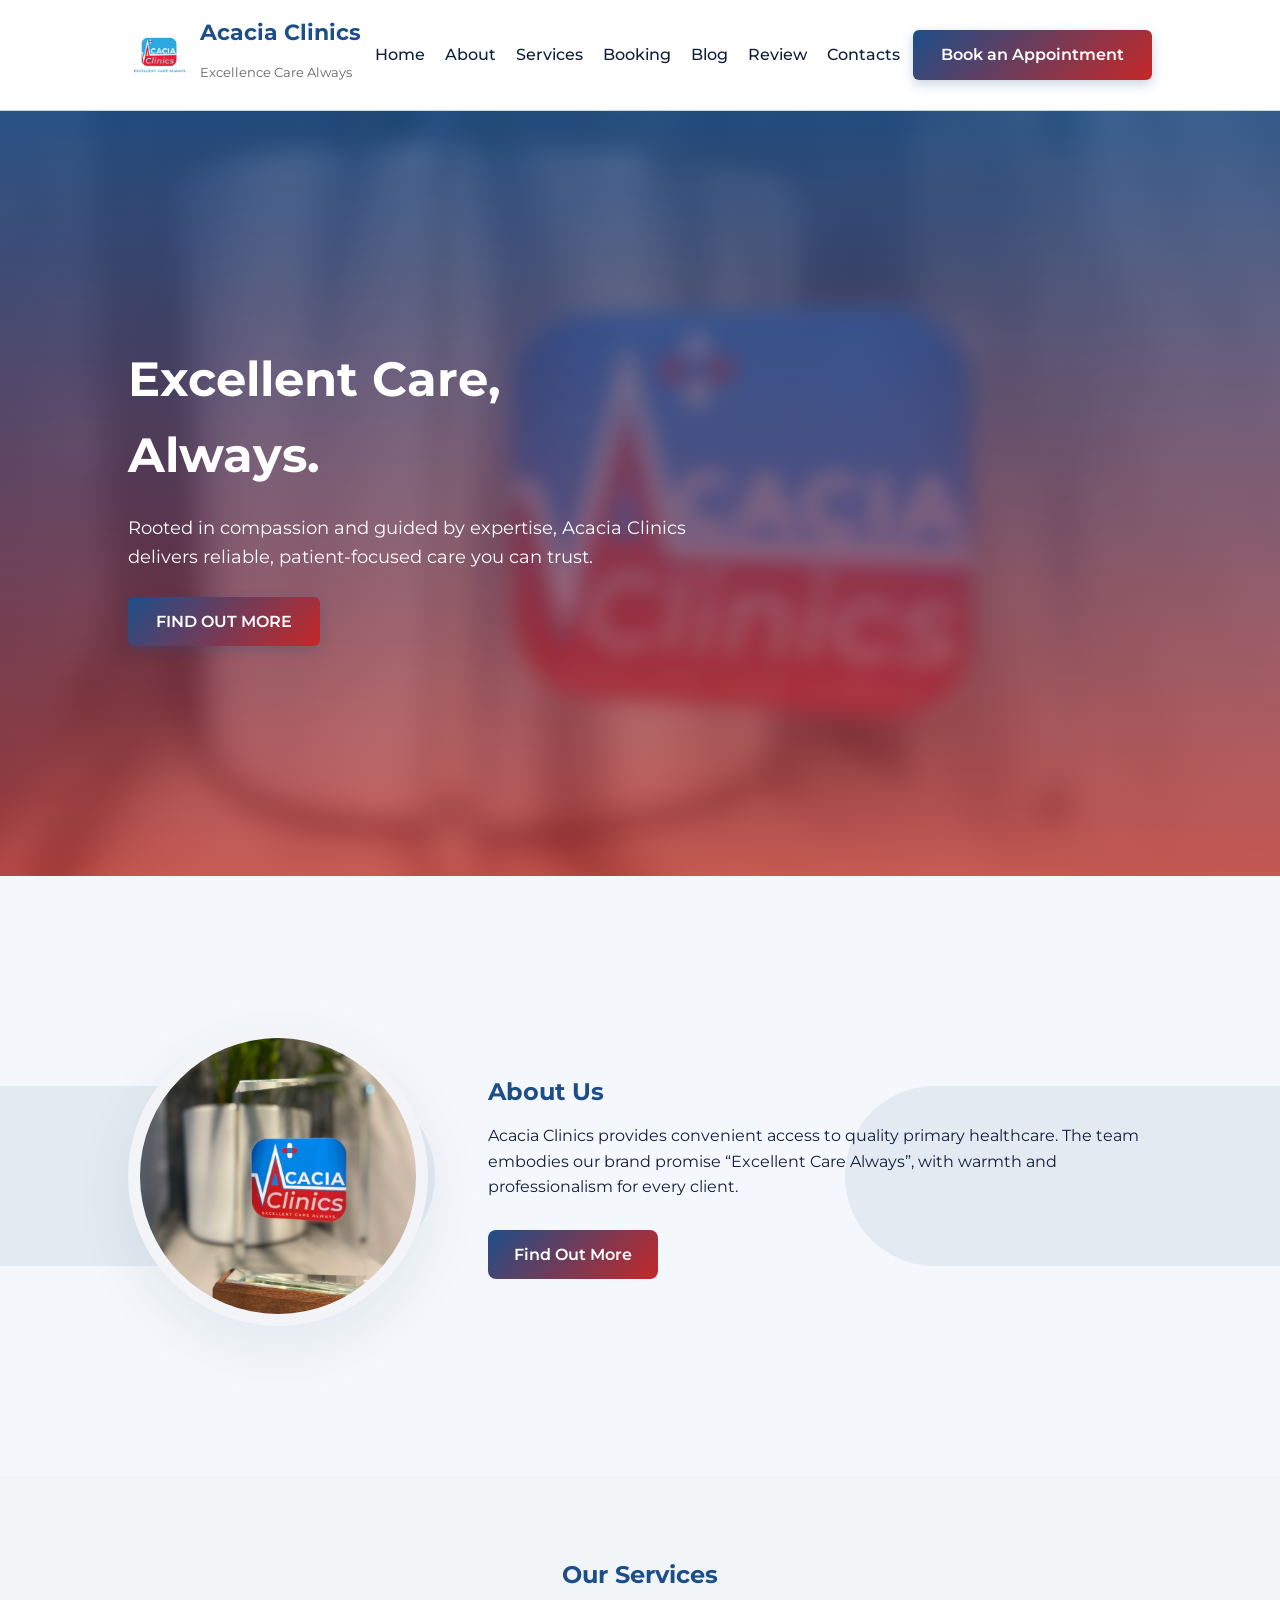
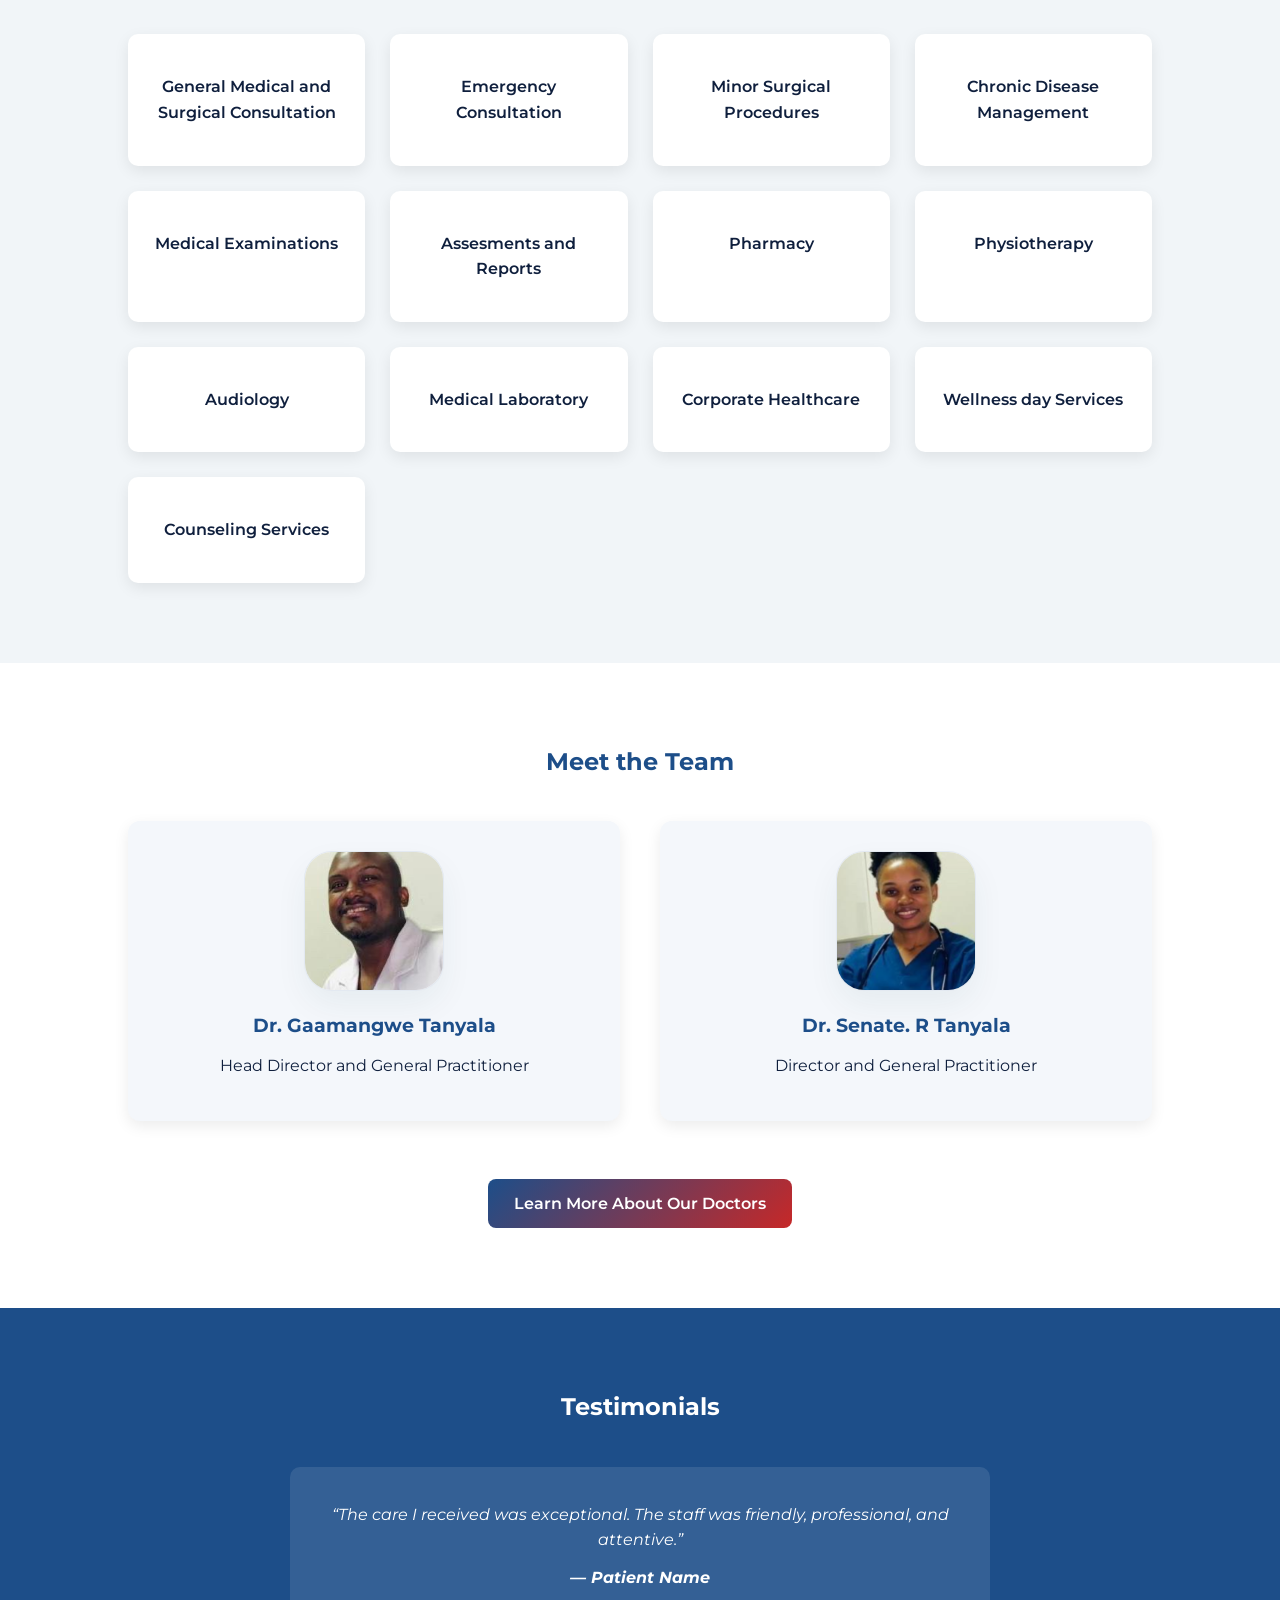
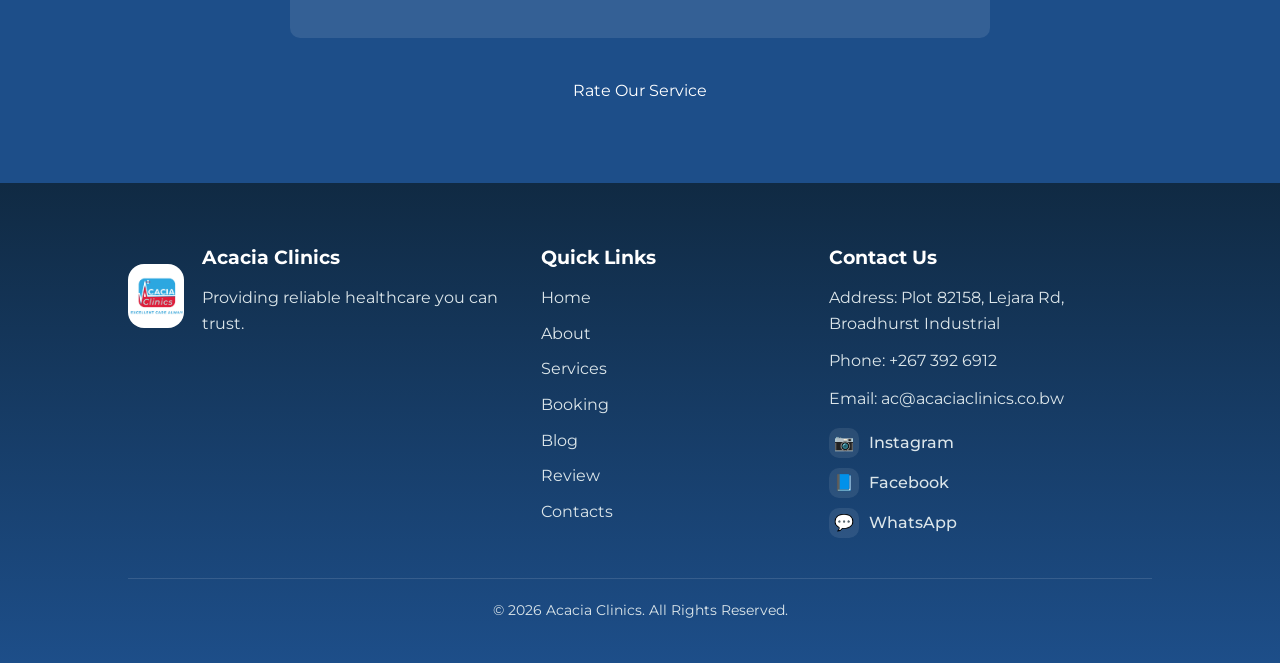
<file: index.html>
<!DOCTYPE html>
<html lang="en">
<head>
  <meta charset="UTF-8">
  <meta name="viewport" content="width=device-width, initial-scale=1.0">
  <title>Acacia Clinics Home Page</title>

  <link rel="stylesheet" href="style.css">
  <style>
    
/* HERO SECTION */
.hero {
  position: relative;
  overflow: hidden;
  height: 85vh;
  display: flex;
  align-items: center;
  color: #fff;
}

.hero::before {
  content: "";
  position: absolute;
  inset: 0;
  background: url("images/about.jpg") center/cover no-repeat;
  background-size: cover;
  filter: blur(10px);
  transform: scale(1.05);
  z-index: 0;
}

.hero::after {
  content: "";
  position: absolute;
  inset: 0;
  background: linear-gradient(180deg, rgba(29, 78, 137, 0.85), rgba(198, 40, 40, 0.65));
  z-index: 1;
}

.hero-content {
  position: relative;
  z-index: 2;
  max-width: 600px;
}
.hero h2 {
   font-size: 48px;
   margin-bottom: 20px;
   color: #ffffff;
}
.hero p {
   font-size: 18px;
   margin-bottom: 25px;
}

.hero-content {
   animation: heroContentIn 1.2s ease-out forwards;
   opacity: 0;
   transform: translateY(24px);
}

.hero::before {
   animation: heroBackgroundZoom 12s ease-out infinite alternate;
}

.about-image {
   animation: floatIn 1.1s ease-out forwards;
   opacity: 0;
   transform: translateY(20px);
}

.about-text {
   animation: fadeInText 1s ease-out 0.3s forwards;
   opacity: 0;
   transform: translateY(18px);
}

@keyframes heroContentIn {
   from {
      opacity: 0;
      transform: translateY(24px);
   }
   to {
      opacity: 1;
      transform: translateY(0);
   }
}

@keyframes heroBackgroundZoom {
   from {
      transform: scale(1.05);
   }
   to {
      transform: scale(1.12);
   }
}

@keyframes floatIn {
   from {
      opacity: 0;
      transform: translateY(28px);
   }
   to {
      opacity: 1;
      transform: translateY(0);
   }
}

@keyframes fadeInText {
   from {
      opacity: 0;
      transform: translateY(18px);
   }
   to {
      opacity: 1;
      transform: translateY(0);
   }
}

/* ABOUT SECTION */
.about {
   position: relative;
   background-color: #f4f7fb;
   overflow: hidden;
}
.about::before,
.about::after {
   content: "";
   position: absolute;
   top: 50%;
   width: 42%;
   height: 180px;
   background-color: rgba(29, 78, 137, 0.08);
   border-radius: 120px;
   transform: translateY(-50%);
   z-index: 0;
}
.about::before {
   left: -8%;
}
.about::after {
   right: -8%;
}
.about-container {
   position: relative;
   z-index: 1;
   display: flex;
   align-items: center;
   gap: 60px;
   padding: 70px 0;
   max-width: 1200px;
   margin: 0 auto;
}
.about-image {
   flex: 0 0 300px;
   width: 300px;
   height: 300px;
   border-radius: 50%;
   overflow: hidden;
   background-color: #e6eaef;
   border: 12px solid #f2f4f7;
   display: flex;
   align-items: center;
   justify-content: center;
   box-shadow: 0 20px 60px rgba(11, 60, 73, 0.08);
}
.about-image img {
   width: 100%;
   height: 100%;
   object-fit: cover;
   display: block;
}
.about-text {
   flex: 1;
}
.about-btn {
   display: inline-block;
   margin-top: 18px;
   padding: 12px 26px;
   background: linear-gradient(135deg, #1d4e89 0%, #c62828 100%);
   color: #fff;
   border-radius: 8px;
   font-weight: 600;
}


/* SERVICES SECTION */
.services {
   background-color: #f1f5f8;
   text-align: center;
}
.services-grid {
   display: grid;
   grid-template-columns: repeat(auto-fit, minmax(220px, 1fr));
   gap: 25px;
   margin-top: 40px;
}
.service-card {
   background-color: #ffffff;
   padding: 40px 25px;
   border-radius: 10px;
   font-weight: 600;
   box-shadow: 0 5px 15px rgba(0,0,0,0.08);
   transition: transform 0.3s ease;
}
.service-card:hover {
   transform: translateY(-5px);
}

@media (max-width: 900px) {
   .about-container {
       flex-direction: column;
       gap: 30px;
       padding: 50px 0;
       text-align: center;
   }
   .about-image {
       width: 240px;
       height: 240px;
       flex: 0 0 auto;
   }
}

@media (max-width: 600px) {
   section {
       padding: 60px 6%;
   }
   .about::before,
   .about::after {
       display: none;
   }
   .about-container {
       padding: 40px 0;
   }
   .about-image {
       width: 200px;
       height: 200px;
   }
   .about-text {
       margin: 0 auto;
   }
   .about-text h2 {
       font-size: 28px;
   }
   .about-text p {
       font-size: 16px;
   }
}


/* TEAM SECTION */
.team {
   background-color: #ffffff;
   text-align: center;
}
.team-grid {
   display: grid;
   grid-template-columns: repeat(auto-fit, minmax(260px, 1fr));
   gap: 40px;
   margin: 40px 0;
}
.team-card {
   background-color: #f4f7fb;
   padding: 30px;
   border-radius: 12px;
   box-shadow: 0 5px 15px rgba(0,0,0,0.08);
}
.team-photo {
   width: 140px;
   height: 140px;
   margin: 0 auto 20px;
   border-radius: 28px;
   background: #ffffff;
   border: 1px solid rgba(29, 78, 137, 0.12);
   display: flex;
   align-items: center;
   justify-content: center;
   box-shadow: 0 14px 32px rgba(11, 60, 73, 0.06);
   overflow: hidden;
}
.team-photo img {
   width: 100%;
   height: 100%;
   object-fit: cover;
   display: block;
}


/* TESTIMONIALS */
.testimonials {
   background-color: #1d4e89;
   color: #ffffff;
   text-align: center;
}
.testimonials h2 {
   color: #ffffff;
}
.testimonial-box {
   max-width: 700px;
   margin: 40px auto;
   font-style: italic;
   background-color: rgba(255,255,255,0.1);
   padding: 35px;
   border-radius: 10px;
}
  </style>
</head>

<body>



    <!-- Header -->
<header>
  <div class="header-container">
    <div class="logo">
      <div class="logo-image">
        <img src="images/acaciaclinicslogo.jpg" alt="Acacia Clinics logo">
      </div>
      <div class="logo-text">
        <h1>Acacia Clinics</h1>
        <p>Excellence Care Always</p>
      </div>
    </div>

    <!-- Hamburger button -->
    <div id="menu-toggle" class="menu-toggle">☰</div>

    <!-- Navigation -->
    <nav id="nav-menu">
      <ul>
        <li><a href="index.html">Home</a></li>
        <li><a href="about.html">About</a></li>
        <li><a href="services.html">Services</a></li>
        <li><a href="bookings.html">Booking</a></li>
        <li><a href="blog.html">Blog</a></li>
            <li><a href="review.html">Review</a></li>
            <li><a href="contacts.html">Contacts</a></li>
      </ul>
    </nav>
    <!-- Nav End -->

    <a href="bookings.html" class="bookings-btn">Book an Appointment</a>
  </div>
</header>
    <!-- Header End -->



    <!-- Hero Banner -->
<section id="home" class="hero">
<div class="hero-content">
<h2>Excellent Care,<br>Always.</h2>
<p>Rooted in compassion and guided by expertise, Acacia Clinics delivers reliable, patient-focused care you can trust.</p>
<a href="contacts.html" class="bookings-btn">FIND OUT MORE</a>
</div>
</section>



    <!-- About Us Summary -->
<section id="about" class="about">
<div class="about-container">
<div class="about-image">
           <img src="images/about.jpg" alt="Acacia Clinics care team illustration">
</div>
<div class="about-text">
<h2>About Us</h2>
<p>
               Acacia Clinics provides convenient access to quality primary healthcare. The team embodies our brand promise “Excellent Care Always”, with warmth and professionalism for every client.
</p>
           <a href="about.html" class="about-btn">Find Out More</a>
</div>
</div>
</section>



   <!-- Services Section -->
  <section id="services" class="services">
<h2>Our Services</h2>
<div class="services-grid">
<div class="service-card">General Medical and Surgical Consultation</div>
<div class="service-card">Emergency Consultation</div>
<div class="service-card">Minor Surgical Procedures</div>
<div class="service-card">Chronic Disease Management</div>
<div class="service-card">Medical Examinations</div>
<div class="service-card">Assesments and Reports</div>
<div class="service-card">Pharmacy</div>
<div class="service-card">Physiotherapy</div>
<div class="service-card">Audiology</div>
<div class="service-card">Medical Laboratory</div>
<div class="service-card">Corporate Healthcare</div>
<div class="service-card">Wellness day Services</div>
<div class="service-card">Counseling Services</div>
</div>
</section>



   <!-- The Team -->
    <section id="team" class="team">
     <h2>Meet the Team</h2>
<div class="team-grid">
<div class="team-card">
   <div class="team-photo">
       <img src="images/gt.jpg" alt="Dr. Gaamangwe Tanyala">
   </div>
   <h3>Dr. Gaamangwe Tanyala</h3>
   <p>Head Director and General Practitioner</p>
</div>
<div class="team-card">
   <div class="team-photo">
       <img src="images/srt.png" alt="Dr. Senate R Tanyala">
   </div>
   <h3>Dr. Senate. R Tanyala</h3>
   <p>Director and General Practitioner</p>
</div>
</div>
 <a href="about.html" class="about-btn">Learn More About Our Doctors</a>
</section>

    <!-- Testimanials -->
<section id="testimonials" class="testimonials">
<h2>Testimonials</h2>
<div class="testimonial-box">
<p>
           “The care I received was exceptional. The staff was friendly,
           professional, and attentive.”
</p>
<p><strong>— Patient Name</strong></p>
</div>
   <a href="review.html" class="review-btn">Rate Our Service</a>
</section>

   <!-- Footer -->
    <footer id="contact">
   <div class="footer-container">
      <div class="footer-column footer-brand">
         <div class="footer-logo">
            <img src="images/acaciaclinicslogo.jpg" alt="Acacia Clinics Logo">
         </div>
         <div class="footer-brand-text">
            <h3>Acacia Clinics</h3>
            <p>Providing reliable healthcare you can trust.</p>
         </div>
      </div>
      <div class="footer-column">
         <h3>Quick Links</h3>
         <ul>
            <li><a href="index.html">Home</a></li>
            <li><a href="about.html">About</a></li>
            <li><a href="services.html">Services</a></li>
            <li><a href="bookings.html">Booking</a></li>
            <li><a href="blog.html">Blog</a></li>
            <li><a href="review.html">Review</a></li>
            <li><a href="contacts.html">Contacts</a></li>
         </ul>
      </div>
      <div class="footer-column">
         <h3>Contact Us</h3>
         <p>Address: Plot 82158, Lejara Rd, Broadhurst Industrial</p>
         <p>Phone: +267 392 6912</p>
         <p>Email: ac@acaciaclinics.co.bw</p>
         <div class="social-links">
            <a href="https://instagram.com" target="_blank" rel="noreferrer">
               <span class="social-icon">📷</span>
               Instagram
            </a>
            <a href="https://facebook.com" target="_blank" rel="noreferrer">
               <span class="social-icon">📘</span>
               Facebook
            </a>
            <a href="https://wa.me/2673926912" target="_blank" rel="noreferrer">
               <span class="social-icon">💬</span>
               WhatsApp
            </a>
         </div>
      </div>
   </div>
   <div class="footer-bottom">
      <p>© 2026 Acacia Clinics. All Rights Reserved.</p>
   </div>
</footer>
 </div>
</body>
<script src="script.js"></script>
</html>
<!--<button id="headerbooking"><a href="bookings.html" class="btn">BOOK AN APPOINTMENT</a></button>-->
</file>
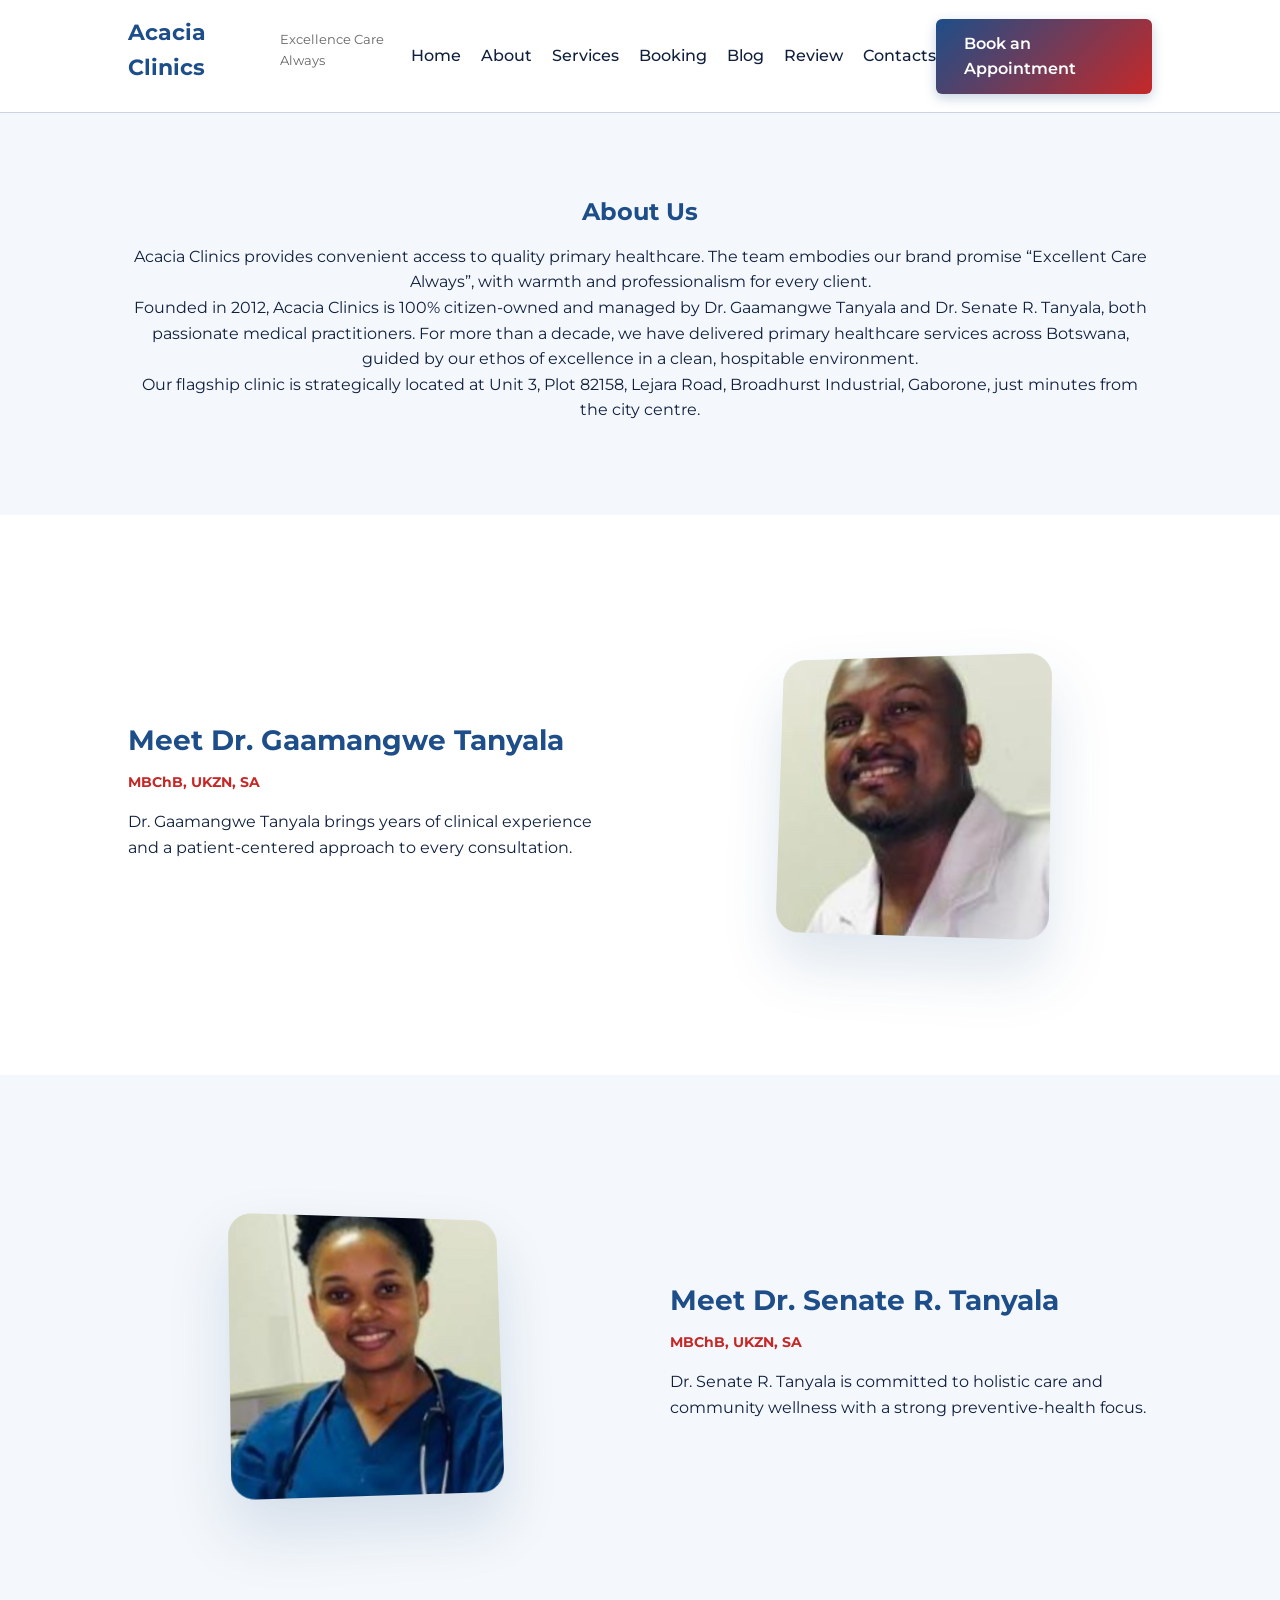
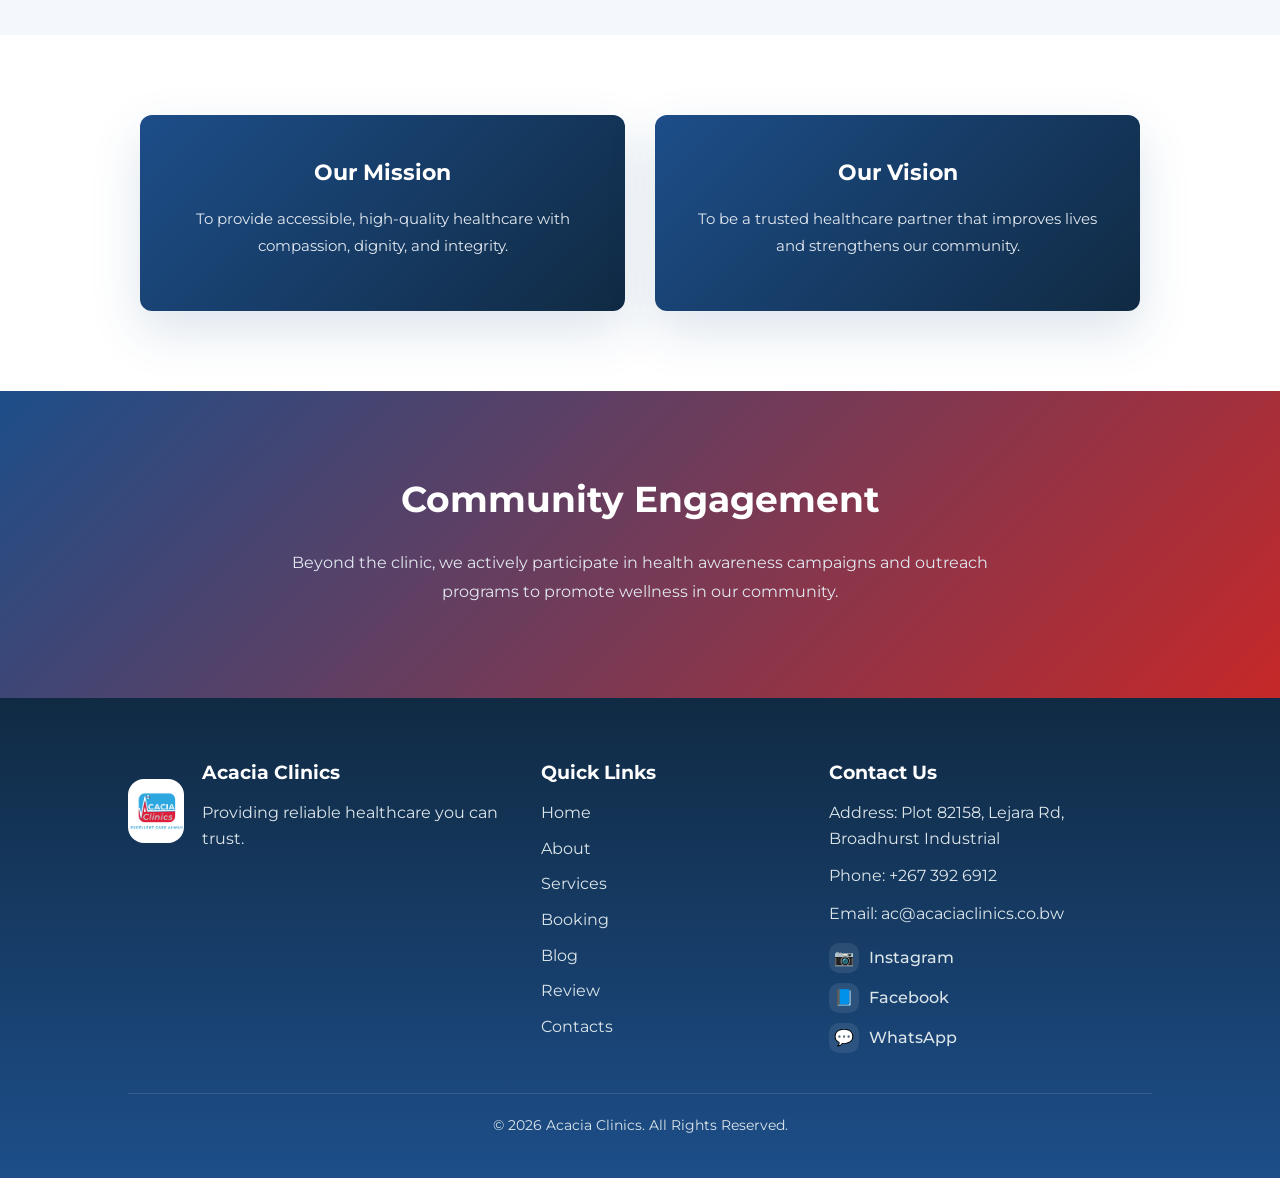
<file: about.html>
<!DOCTYPE html>
<html lang="en">
<head>
<meta charset="UTF-8" />
<meta name="viewport" content="width=device-width, initial-scale=1.0" />
<title>Acacia Clinics</title>

<link rel="stylesheet" href="style.css">
<style>
    /* ABOUT */
.about {
 text-align: center;
 background: #f4f7fb;
}


/* PROFILES */
.profile-grid {
 display: grid;
 grid-template-columns: 1fr 1fr;
 align-items: center;
 gap: 60px;
 padding: 60px 0;
}
.profile-image {
 width: 280px;
 height: 280px;
 background: #e2e8f0;
 margin: auto;
 transform: perspective(1200px) rotateY(-15deg) rotateX(5deg);
 box-shadow: 0 30px 60px rgba(29, 78, 137, 0.15);
 overflow: hidden;
 border-radius: 24px;
}
.profile-image img {
 width: 100%;
 height: 100%;
 object-fit: cover;
 display: block;
}
.profile-text {
 text-align: left;
}
.profile-text h3 {
 font-size: 28px;
 margin-bottom: 8px;
}
.profile {
 background: #ffffff;
}
.profile.alt .profile-grid {
 grid-template-columns: 1fr 1fr;
}
.profile.alt .profile-image {
 transform: perspective(1200px) rotateY(15deg) rotateX(5deg);
 order: -1;
}
.profile-image {
 animation: floatInImage 0.9s ease-out both;
}
.profile-text {
 animation: floatInText 0.9s ease-out 0.15s both;
}
.profile.alt .profile-image {
 animation-name: floatInImageRight;
}
@keyframes floatInImage {
 from {
   opacity: 0;
   transform: perspective(1200px) rotateY(-15deg) rotateX(5deg) translateX(-80px);
 }
 to {
   opacity: 1;
   transform: perspective(1200px) rotateY(-15deg) rotateX(5deg) translateX(0);
 }
}
@keyframes floatInImageRight {
 from {
   opacity: 0;
   transform: perspective(1200px) rotateY(15deg) rotateX(5deg) translateX(80px);
 }
 to {
   opacity: 1;
   transform: perspective(1200px) rotateY(15deg) rotateX(5deg) translateX(0);
 }
}
@keyframes floatInText {
 from {
   opacity: 0;
   transform: translateY(20px);
 }
 to {
   opacity: 1;
   transform: translateY(0);
 }
}
.profile.alt {
 background: #f4f7fb;
}
.qualification {
 font-weight: bold;
 color: #c62828;
 font-size: 14px;
 margin-bottom: 16px;
}


/* MISSION & VISION */
.mission-vision {
 background: #ffffff;
 padding: 80px 10%;
}
.card-grid {
 display: grid;
 grid-template-columns: repeat(2, 1fr);
 gap: 30px;
 max-width: 1000px;
 margin: 0 auto;
}
.card {
 border: none;
 padding: 40px;
 text-align: center;
 background: linear-gradient(135deg, #1d4e89 0%, #102a43 100%);
 color: #ffffff;
 border-radius: 12px;
 box-shadow: 0 20px 50px rgba(29, 78, 137, 0.15);
 animation: cardPop 0.6s cubic-bezier(0.34, 1.56, 0.64, 1) both;
}
.card:nth-child(2) {
 animation-delay: 0.2s;
}
.card h4 {
 color: #ffffff;
 font-size: 22px;
 margin-bottom: 15px;
}
.card p {
 color: #e2e8f0;
 font-size: 15px;
 line-height: 1.8;
}
@keyframes cardPop {
 from {
   opacity: 0;
   transform: scale(0.85) translateY(30px);
 }
 to {
   opacity: 1;
   transform: scale(1) translateY(0);
 }
}


/* COMMUNITY */
.community {
 background: linear-gradient(135deg, #1d4e89 0%, #c62828 100%);
 color: #ffffff;
 padding: 80px 10%;
}
.community h3 {
 color: #ffffff;
 font-size: 36px;
 margin-bottom: 20px;
 animation: fadeInUp 0.8s ease-out 0.2s both;
}
.community-content {
 background: transparent;
 padding: 0;
 max-width: 700px;
 margin: 0 auto;
 text-align: center;
 animation: fadeInUp 0.8s ease-out 0.4s both;
}
.community-content p {
 color: #e2e8f0;
 font-size: 16px;
 line-height: 1.8;
}
@keyframes fadeInUp {
 from {
   opacity: 0;
   transform: translateY(30px);
 }
 to {
   opacity: 1;
   transform: translateY(0);
 }
}

@media (max-width: 900px) {
  .profile-grid,
  .card-grid {
    grid-template-columns: 1fr;
    gap: 30px;
  }

  .profile-image {
    width: min(100%, 320px);
    aspect-ratio: 1 / 1;
    transform: none;
    margin: 0 auto;
  }

  .profile-text {
    text-align: center;
  }

  .profile.alt .profile-image {
    order: 0;
  }
}

@media (max-width: 480px) {
  .mission-vision,
  .community,
  .about {
    padding: 40px 4%;
  }

  .card {
    padding: 28px 18px;
  }

  .profile-text h3 {
    font-size: 24px;
  }
}
</style>
</head>

<body>


    <!-- Header -->
<header>
<div class="header-container">
<div class="logo">
<h1>Acacia Clinics</h1>
<p>Excellence Care Always</p>
</div>

<!-- Hamburger button -->
    <div id="menu-toggle" class="menu-toggle">☰</div>

    <!-- Navigation -->
<nav id="nav-menu">
<ul>
<li><a href="index.html">Home</a></li>
<li><a href="about.html">About</a></li>
<li><a href="services.html">Services</a></li>
<li><a href="bookings.html">Booking</a></li>
<li><a href="blog.html">Blog</a></li>
<li><a href="review.html">Review</a></li>
<li><a href="contacts.html">Contacts</a></li>
</ul>
</nav>
    <!-- Nav End -->

<a href="bookings.html" class="bookings-btn">Book an Appointment</a>
</div>
</header>
    <!-- Header End -->



    <!-- ABOUT US -->
<section class="section about">
<div class="container">
<h2>About Us</h2>
<p>
       Acacia Clinics provides convenient access to quality primary healthcare. The team embodies our brand promise “Excellent Care Always”, with warmth and professionalism for every client.
       <br>Founded in 2012, Acacia Clinics is 100% citizen-owned and managed by Dr. Gaamangwe Tanyala and Dr. Senate R. Tanyala, both passionate medical practitioners. For more than a decade, we have delivered primary healthcare services across Botswana, guided by our ethos of excellence in a clean, hospitable environment.
       <br>Our flagship clinic is strategically located at Unit 3, Plot 82158, Lejara Road, Broadhurst Industrial, Gaborone, just minutes from the city centre.

</p>
</div>
</section>



    <!-- DOCTOR PROFILE 1 -->
<section class="section profile">
<div class="container profile-grid">
<div class="profile-text">
<h3>Meet Dr. Gaamangwe Tanyala</h3>
<p class="qualification">MBChB, UKZN, SA</p>
<p>
         Dr. Gaamangwe Tanyala brings years of clinical experience and a
         patient‑centered approach to every consultation.
</p>
</div>
<div class="profile-image">
  <img src="images/gt.jpg" alt="Dr. Gaamangwe Tanyala">
</div>
</div>
</section>


    <!-- DOCTOR PROFILE 2 -->
<section class="section profile alt">
<div class="container profile-grid">
<div class="profile-image">
  <img src="images/srt.png" alt="Dr. Senate R. Tanyala">
</div>
<div class="profile-text">
<h3>Meet Dr. Senate R. Tanyala</h3>
<p class="qualification">MBChB, UKZN, SA</p>
<p>
         Dr. Senate R. Tanyala is committed to holistic care and community
         wellness with a strong preventive-health focus.
</p>
</div>
</div>
</section>



    <!-- MISSION & VISION -->
<section class="section mission-vision">
<div class="container card-grid">
<div class="card">
<h4>Our Mission</h4>
<p>
         To provide accessible, high‑quality healthcare with compassion,
         dignity, and integrity.
</p>
</div>

<div class="card">
<h4>Our Vision</h4>
<p>
         To be a trusted healthcare partner that improves lives and strengthens
         our community.
</p>
</div>
</div>

</section>



    <!-- COMMUNITY ENGAGEMENT -->
<section class="section community">
<div class="container community-content">
<h3>Community Engagement</h3>
<p>
       Beyond the clinic, we actively participate in health awareness campaigns
       and outreach programs to promote wellness in our community.
</p>
</div>
</section>



    <!-- Footer -->
   <footer id="contact">
  <div class="footer-container">
    <div class="footer-column footer-brand">
      <div class="footer-logo">
        <img src="images/acaciaclinicslogo.jpg" alt="Acacia Clinics Logo">
      </div>
      <div class="footer-brand-text">
        <h3>Acacia Clinics</h3>
        <p>Providing reliable healthcare you can trust.</p>
      </div>
    </div>
    <div class="footer-column">
      <h3>Quick Links</h3>
      <ul>
        <li><a href="index.html">Home</a></li>
        <li><a href="about.html">About</a></li>
        <li><a href="services.html">Services</a></li>
        <li><a href="bookings.html">Booking</a></li>
        <li><a href="blog.html">Blog</a></li>
        <li><a href="review.html">Review</a></li>
        <li><a href="contacts.html">Contacts</a></li>
      </ul>
    </div>
    <div class="footer-column">
      <h3>Contact Us</h3>
      <p>Address: Plot 82158, Lejara Rd, Broadhurst Industrial</p>
      <p>Phone: +267 392 6912</p>
      <p>Email: ac@acaciaclinics.co.bw</p>
      <div class="social-links">
        <a href="https://instagram.com" target="_blank" rel="noreferrer"><span class="social-icon">📷</span>Instagram</a>
        <a href="https://facebook.com" target="_blank" rel="noreferrer"><span class="social-icon">📘</span>Facebook</a>
        <a href="https://wa.me/2673926912" target="_blank" rel="noreferrer"><span class="social-icon">💬</span>WhatsApp</a>
      </div>
    </div>
  </div>
  <div class="footer-bottom">
    <p>© 2026 Acacia Clinics. All Rights Reserved.</p>
  </div>
</footer>
</body>
<script src="script.js"></script>
</html>
</file>
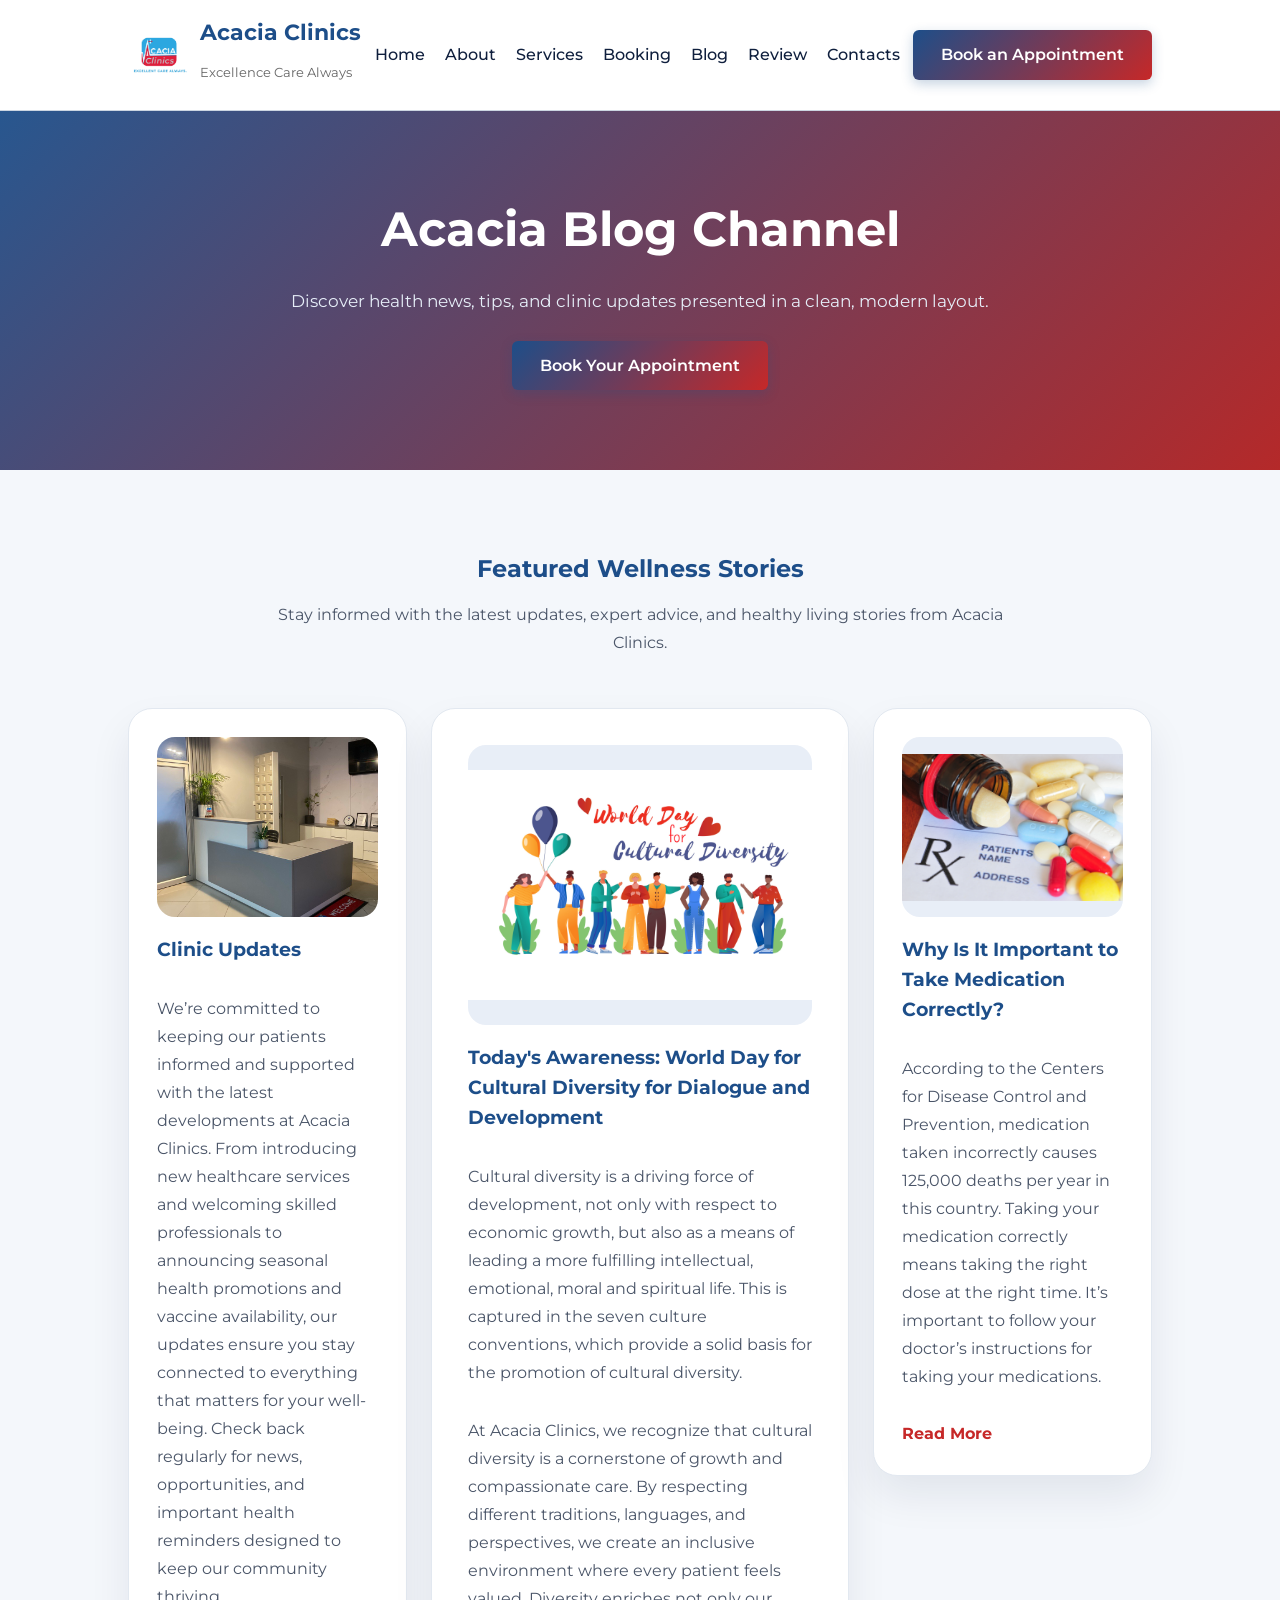
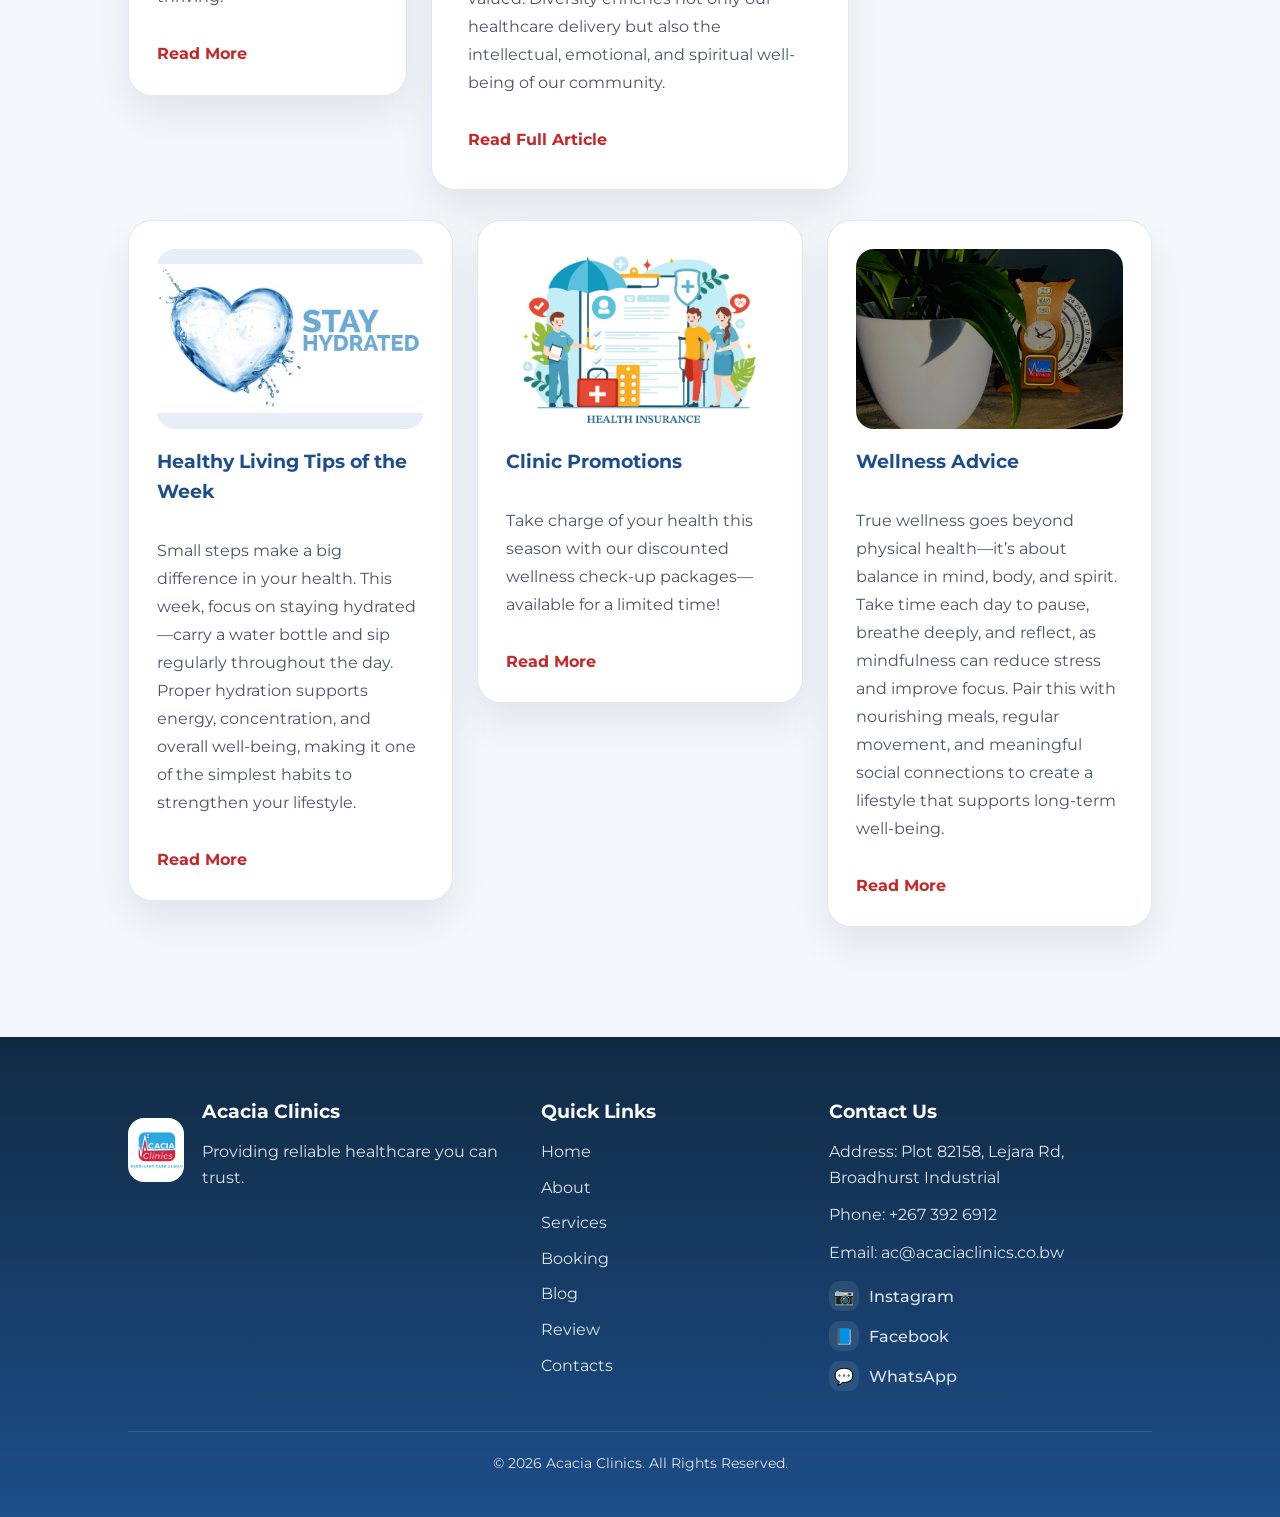
<file: blog.html>
<!DOCTYPE html>
<html lang="en">
<head>
  <meta charset="UTF-8">
  <meta name="viewport" content="width=device-width, initial-scale=1.0">
  <title>Acacia Clinics Blog</title>
  <link rel="stylesheet" href="style.css">
  
  <style>
    .hero {
  background: linear-gradient(135deg, rgba(29,78,137,0.95), rgba(177, 30, 30, 0.95));
  color: #ffffff;
  text-align: center;
  padding: 80px 10%;
}

.hero h2 {
  color: #ffffff;
  font-size: 3rem;
  margin-bottom: 20px;
}

.hero p {
  max-width: 760px;
  margin: 0 auto 26px;
  color: #e6eef8;
  font-size: 1.05rem;
}

.blog-intro {
  background-color: #f4f7fb;
  padding: 80px 10%;
}

.section-header {
  max-width: 760px;
  margin: 0 auto 50px;
  text-align: center;
}

.section-header p {
  color: #4a5568;
  line-height: 1.8;
}

.blog-grid {
  display: grid;
  grid-template-columns: 1fr 1.5fr 1fr;
  gap: 24px;
  align-items: start;
  margin-bottom: 30px;
}

.secondary-grid {
  grid-template-columns: repeat(3, minmax(0, 1fr));
}

.blog-card {
  background: #ffffff;
  border-radius: 24px;
  border: 1px solid #e2e8f0;
  box-shadow: 0 20px 40px rgba(15, 31, 61, 0.08);
  padding: 28px;
  display: flex;
  flex-direction: column;
  gap: 18px;
}

.main-card {
  padding: 36px;
}

.small-card {
  min-height: 320px;
}

.image-placeholder {
  height: 180px;
  background: #e8eef7;
  border-radius: 18px;
  display: flex;
  align-items: center;
  justify-content: center;
  overflow: hidden;
  color: #7b8794;
  font-size: 2.4rem;
}

.image-placeholder.large {
  height: 280px;
}

.image-placeholder img {
  width: 100%;
  height: 100%;
  object-fit: cover;
  display: block;
  border-radius: inherit;
}

.blog-card p {
  color: #4a5568;
  line-height: 1.75;
}

.read-more {
  color: #c62828;
  font-weight: 700;
  text-decoration: none;
}

.read-more:hover {
  text-decoration: underline;
}

@media (max-width: 1180px) {
  .blog-grid,
  .secondary-grid {
    grid-template-columns: 1fr;
  }
}

@media (max-width: 768px) {
  .hero {
    padding: 60px 6%;
  }

  .hero h2 {
    font-size: 2.2rem;
  }

  .blog-intro {
    padding: 60px 6%;
  }
}

  </style>
</head>
<body>

<header>
  <div class="header-container">
    <div class="logo">
      <div class="logo-image">
        <img src="images/acaciaclinicslogo.jpg" alt="Acacia Clinics logo">
      </div>
      <div class="logo-text">
        <h1>Acacia Clinics</h1>
        <p>Excellence Care Always</p>
      </div>
    </div>

    <!-- Hamburger button -->
    <div id="menu-toggle" class="menu-toggle">☰</div>

    <nav id="nav-menu">
      <ul>
        <li><a href="index.html">Home</a></li>
        <li><a href="about.html">About</a></li>
        <li><a href="services.html">Services</a></li>
        <li><a href="bookings.html">Booking</a></li>
        <li><a href="blog.html">Blog</a></li>
        <li><a href="review.html">Review</a></li>
        <li><a href="contacts.html">Contacts</a></li>
      </ul>
    </nav>
    <a href="bookings.html" class="bookings-btn">Book an Appointment</a>
  </div>
</header>

<section class="hero">
  <div class="hero-content">
    <h2>Acacia Blog Channel</h2>
    <p>Discover health news, tips, and clinic updates presented in a clean, modern layout.</p>
    <a href="bookings.html" class="bookings-btn">Book Your Appointment</a>
  </div>
</section>

<section class="blog-intro">
  <div class="section-header">
    <h2>Featured Wellness Stories</h2>
    <p>Stay informed with the latest updates, expert advice, and healthy living stories from Acacia Clinics.</p>
  </div>

  <div class="blog-grid">
    <article class="blog-card side-card">
      <div class="image-placeholder"><span><img src="images/blog1.jpg" alt="Blog image"></span></div>
      <h3>Clinic Updates</h3>
      <p>We’re committed to keeping our patients informed and supported with the latest developments at Acacia Clinics. From introducing new healthcare services and welcoming skilled professionals to announcing seasonal health promotions and vaccine availability, our updates ensure you stay connected to everything that matters for your well-being. Check back regularly for news, opportunities, and important health reminders designed to keep our community thriving.</p>
      <a href="#" class="read-more">Read More</a>
    </article>

    <article class="blog-card main-card">
      <div class="image-placeholder large"><span><img src="images/blog2.jpg" alt="Blog image"></span></div>
      <h3>Today's Awareness: World Day for Cultural Diversity for Dialogue and Development</h3>
      <p>Cultural diversity is a driving force of development, not only with respect to economic growth, but also as a means of leading a more fulfilling intellectual, emotional, moral and spiritual life. This is captured in the seven culture conventions, which provide a solid basis for the promotion of cultural diversity.</p>
      <p>At Acacia Clinics, we recognize that cultural diversity is a cornerstone of growth and compassionate care. By respecting different traditions, languages, and perspectives, we create an inclusive environment where every patient feels valued. Diversity enriches not only our healthcare delivery but also the intellectual, emotional, and spiritual well-being of our community.</p>
      <a href="#" class="read-more">Read Full Article</a>
    </article>

    <article class="blog-card side-card">
      <div class="image-placeholder"><span><img src="images/blog3.jpg" alt="Blog image"></span></div>
      <h3>Why Is It Important to Take Medication Correctly?</h3>
      <p>According to the Centers for Disease Control and Preven­tion, medication taken incorrectly causes 125,000 deaths per year in this country. Taking your medication correctly means taking the right dose at the right time. It’s import­ant to follow your doctor’s instructions for taking your medications.</p>
      <a href="#" class="read-more">Read More</a>
    </article>
  </div>

  <div class="blog-grid secondary-grid">
    <article class="blog-card small-card">
      <div class="image-placeholder"><span><img src="images/blog4.jpg" alt="Blog image"></span></div>
      <h3>Healthy Living Tips of the Week</h3>
      <p>Small steps make a big difference in your health. This week, focus on staying hydrated—carry a water bottle and sip regularly throughout the day. Proper hydration supports energy, concentration, and overall well-being, making it one of the simplest habits to strengthen your lifestyle.</p>
      <a href="#" class="read-more">Read More</a>
    </article>
    <article class="blog-card small-card">
      <div class="image-placeholder"><span><img src="images/blog5.png" alt="Blog image"></span></div>
      <h3>Clinic Promotions</h3>
      <p>Take charge of your health this season with our discounted wellness check-up packages—available for a limited time!</p>
      <a href="#" class="read-more">Read More</a>
    </article>
    <article class="blog-card small-card">
      <div class="image-placeholder"><span><img src="images/blog6.jpg" alt="Blog image"></span></div>
      <h3>Wellness Advice</h3>
      <p>True wellness goes beyond physical health—it’s about balance in mind, body, and spirit. Take time each day to pause, breathe deeply, and reflect, as mindfulness can reduce stress and improve focus. Pair this with nourishing meals, regular movement, and meaningful social connections to create a lifestyle that supports long-term well-being.</p>
      <a href="#" class="read-more">Read More</a>
    </article>
  </div>
</section>

<footer id="contact">
  <div class="footer-container">
    <div class="footer-column footer-brand">
      <div class="footer-logo">
        <img src="images/acaciaclinicslogo.jpg" alt="Acacia Clinics Logo">
      </div>
      <div class="footer-brand-text">
        <h3>Acacia Clinics</h3>
        <p>Providing reliable healthcare you can trust.</p>
      </div>
    </div>
    <div class="footer-column">
      <h3>Quick Links</h3>
      <ul>
        <li><a href="index.html">Home</a></li>
        <li><a href="about.html">About</a></li>
        <li><a href="services.html">Services</a></li>
        <li><a href="bookings.html">Booking</a></li>
        <li><a href="blog.html">Blog</a></li>
        <li><a href="review.html">Review</a></li>
        <li><a href="contacts.html">Contacts</a></li>
      </ul>
    </div>
    <div class="footer-column">
      <h3>Contact Us</h3>
      <p>Address: Plot 82158, Lejara Rd, Broadhurst Industrial</p>
      <p>Phone: +267 392 6912</p>
      <p>Email: ac@acaciaclinics.co.bw</p>
      <div class="social-links">
        <a href="https://instagram.com" target="_blank" rel="noreferrer">
          <span class="social-icon">📷</span>
          Instagram
        </a>
        <a href="https://facebook.com" target="_blank" rel="noreferrer">
          <span class="social-icon">📘</span>
          Facebook
        </a>
        <a href="https://wa.me/2673926912" target="_blank" rel="noreferrer">
          <span class="social-icon">💬</span>
          WhatsApp
        </a>
      </div>
    </div>
  </div>
  <div class="footer-bottom">
    <p>© 2026 Acacia Clinics. All Rights Reserved.</p>
  </div>
</footer>
</body>
<script src="script.js"></script>
</html>
</file>
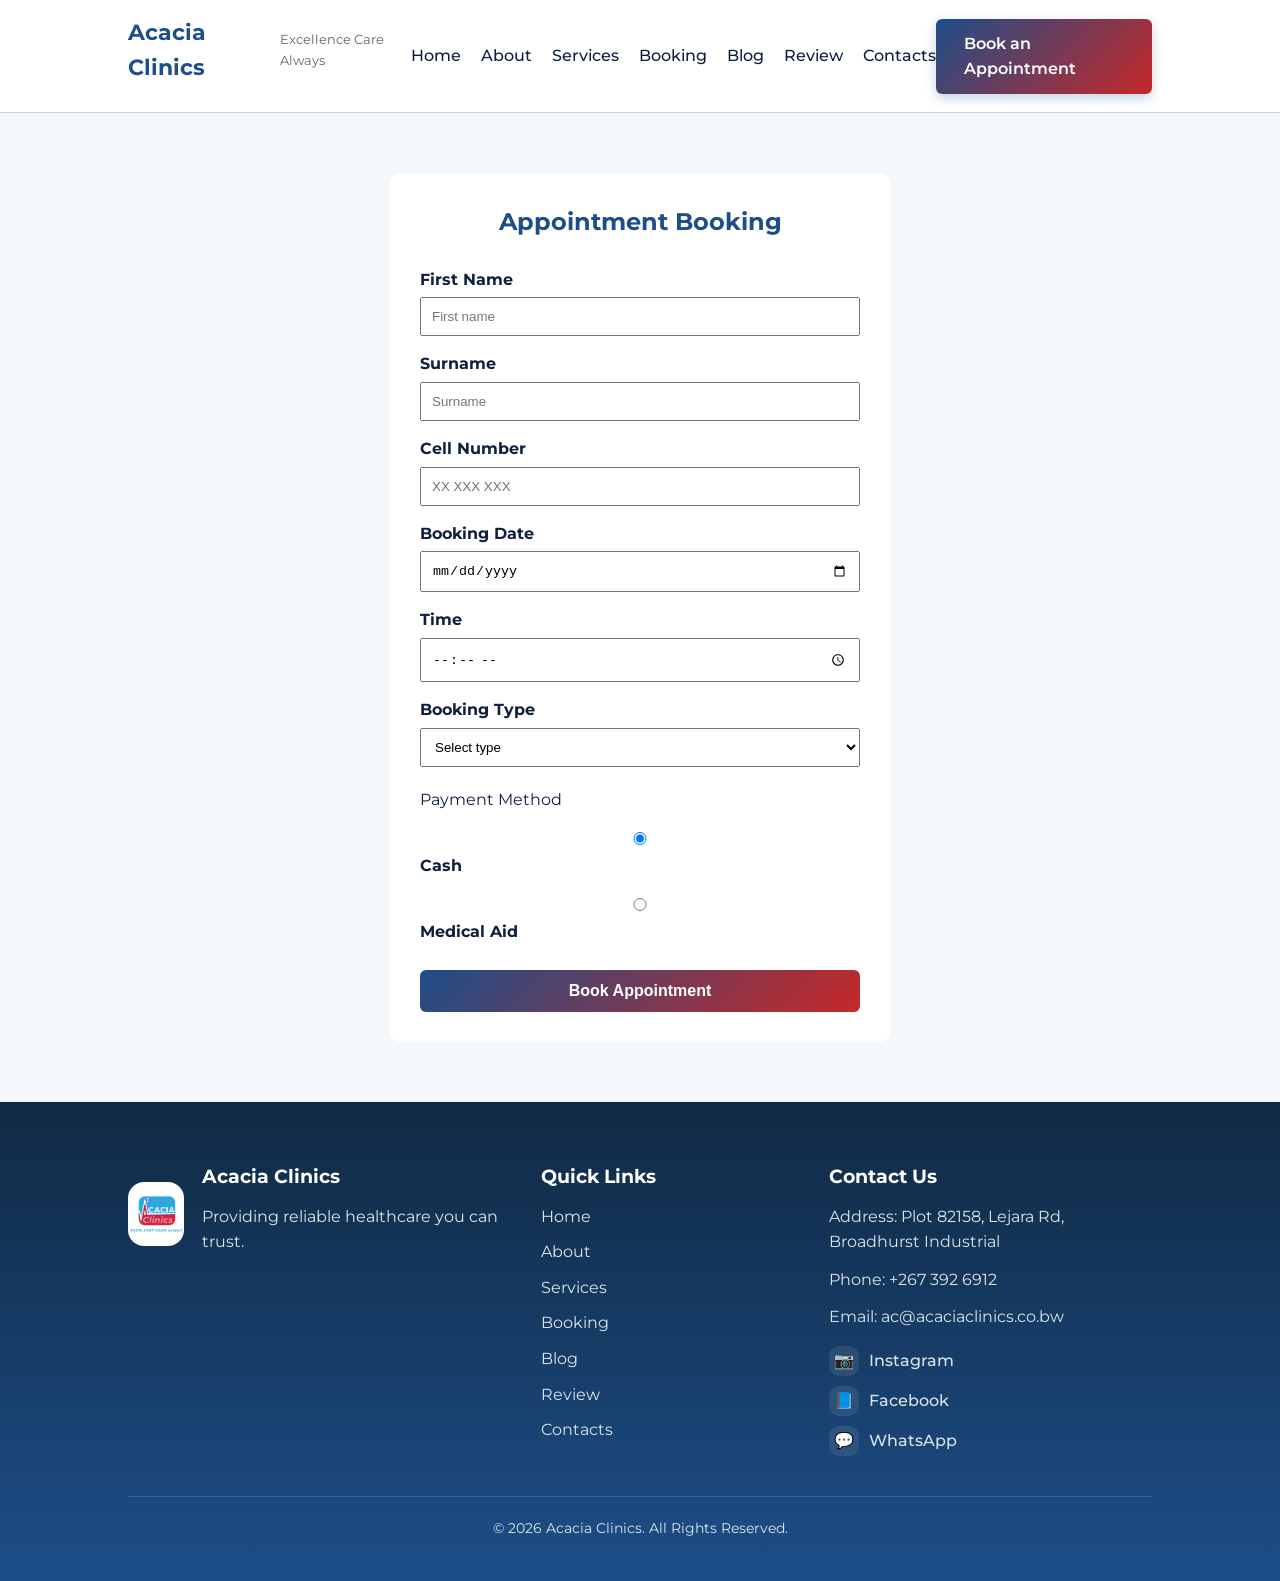
<file: bookings.html>
<!DOCTYPE html>
<html lang="en">
<head>
<meta charset="UTF-8" />
<meta name="viewport" content="width=device-width, initial-scale=1.0" />
<title>Appointment Booking</title>

 <link rel="stylesheet" href="bookings.css">
 <link rel="stylesheet" href="style.css">
</head>
<body>


<!-- Header -->
<header>
<div class="header-container">
<div class="logo">
<h1>Acacia Clinics</h1>
<p>Excellence Care Always</p>
</div>

<!-- Hamburger button -->
    <div id="menu-toggle" class="menu-toggle">☰</div>

    <!-- Navigation -->
<nav id="nav-menu">
<ul>
<li><a href="index.html">Home</a></li>
<li><a href="about.html">About</a></li>
<li><a href="services.html">Services</a></li>
<li><a href="bookings.html">Booking</a></li>
<li><a href="blog.html">Blog</a></li>
<li><a href="review.html">Review</a></li>
<li><a href="contacts.html">Contacts</a></li>
</ul>
</nav>
    <!-- Nav End -->

<a href="bookings.html" class="bookings-btn">Book an Appointment</a>
</div>
</header>
    <!-- Header End -->

<div class="container">
    
  <!-- Booking form -->
<section class="booking-section">
<h2>Appointment Booking</h2>
<form class="booking-form">
<label>First Name</label>
<input type="text" placeholder="First name" required>
<label>Surname</label>
<input type="text" placeholder="Surname" required>
<label>Cell Number</label>
<input type="tel" placeholder="XX XXX XXX" required>
<label>Booking Date</label>
<input type="date" required>
<label>Time</label>
<input type="time" required>
<label>Booking Type</label>
<select required>
<option value="">Select type</option>
<option>Consultation</option>
<option>Follow-up</option>
<option>Annual Check-up</option>
<option>Chronic Disease review</option>
</select>
<fieldset class="payment-method">
<legend>Payment Method</legend>
<label>
<input type="radio" name="payment" value="cash" checked>
       Cash
</label>
<label>
<input type="radio" name="payment" value="medical">
       Medical Aid
</label>
</fieldset>


<!-- Medical Aid dropdown (hidden by default) -->
<div id="medicalAidSection">
<label>Medical Aid Provider</label>
<select>
<option value="">Select Medical Aid</option>
<option>Bomaid</option>
<option>Pula</option>
<option>BPomas</option>
<option>Botsogo</option>
<option>Bestmed</option>
</select>
</div>
<button type="submit">Book Appointment</button>
</form>

<!-- Success Popup Modal -->
<div id="successModal" class="modal">
  <div class="modal-content">
    <div class="modal-icon">✓</div>
    <h2>Appointment Booked Successfully</h2>
    <p>Thank you! Your appointment has been confirmed.</p>
    <p class="modal-details">We will send you a confirmation SMS shortly.</p>
    <button class="modal-btn" onclick="closeModal()">Close</button>
  </div>
</div>

<script>
  const bookingForm = document.querySelector('.booking-form');
  const successModal = document.getElementById('successModal');
  const paymentRadios = document.querySelectorAll('input[name="payment"]');
  const medicalAidSection = document.getElementById('medicalAidSection');
  const medicalAidSelect = medicalAidSection.querySelector('select');
  
  // Handle payment method change
  paymentRadios.forEach(radio => {
    radio.addEventListener('change', function() {
      if (this.value === 'medical') {
        medicalAidSection.style.display = 'block';
        medicalAidSelect.required = true;
      } else {
        medicalAidSection.style.display = 'none';
        medicalAidSelect.required = false;
        medicalAidSelect.value = '';
      }
    });
  });
  
  bookingForm.addEventListener('submit', function(e) {
    e.preventDefault();
    successModal.style.display = 'flex';
  });
  
  function closeModal() {
    successModal.style.display = 'none';
    bookingForm.reset();
    // Reset medical aid section visibility
    medicalAidSection.style.display = 'none';
    medicalAidSelect.required = false;
  }
  
  window.addEventListener('click', function(event) {
    if (event.target === successModal) {
      closeModal();
    }
  });
</script>
</section>
</div>



<!-- Footer -->
   <footer id="contact">
  <div class="footer-container">
    <div class="footer-column footer-brand">
      <div class="footer-logo">
        <img src="images/acaciaclinicslogo.jpg" alt="Acacia Clinics Logo">
      </div>
      <div class="footer-brand-text">
        <h3>Acacia Clinics</h3>
        <p>Providing reliable healthcare you can trust.</p>
      </div>
    </div>
    <div class="footer-column">
      <h3>Quick Links</h3>
      <ul>
        <li><a href="index.html">Home</a></li>
        <li><a href="about.html">About</a></li>
        <li><a href="services.html">Services</a></li>
        <li><a href="bookings.html">Booking</a></li>
        <li><a href="blog.html">Blog</a></li>
        <li><a href="review.html">Review</a></li>
        <li><a href="contacts.html">Contacts</a></li>
      </ul>
    </div>
    <div class="footer-column">
      <h3>Contact Us</h3>
      <p>Address: Plot 82158, Lejara Rd, Broadhurst Industrial</p>
      <p>Phone: +267 392 6912</p>
      <p>Email: ac@acaciaclinics.co.bw</p>
      <div class="social-links">
        <a href="https://instagram.com" target="_blank" rel="noreferrer"><span class="social-icon">📷</span>Instagram</a>
        <a href="https://facebook.com" target="_blank" rel="noreferrer"><span class="social-icon">📘</span>Facebook</a>
        <a href="https://wa.me/2673926912" target="_blank" rel="noreferrer"><span class="social-icon">💬</span>WhatsApp</a>
      </div>
    </div>
  </div>
  <div class="footer-bottom">
    <p>© 2026 Acacia Clinics. All Rights Reserved.</p>
  </div>
</footer>


</body>
<script src="script.js"></script>
 <scipt src="booking.js"></scipt>
</html>
</file>
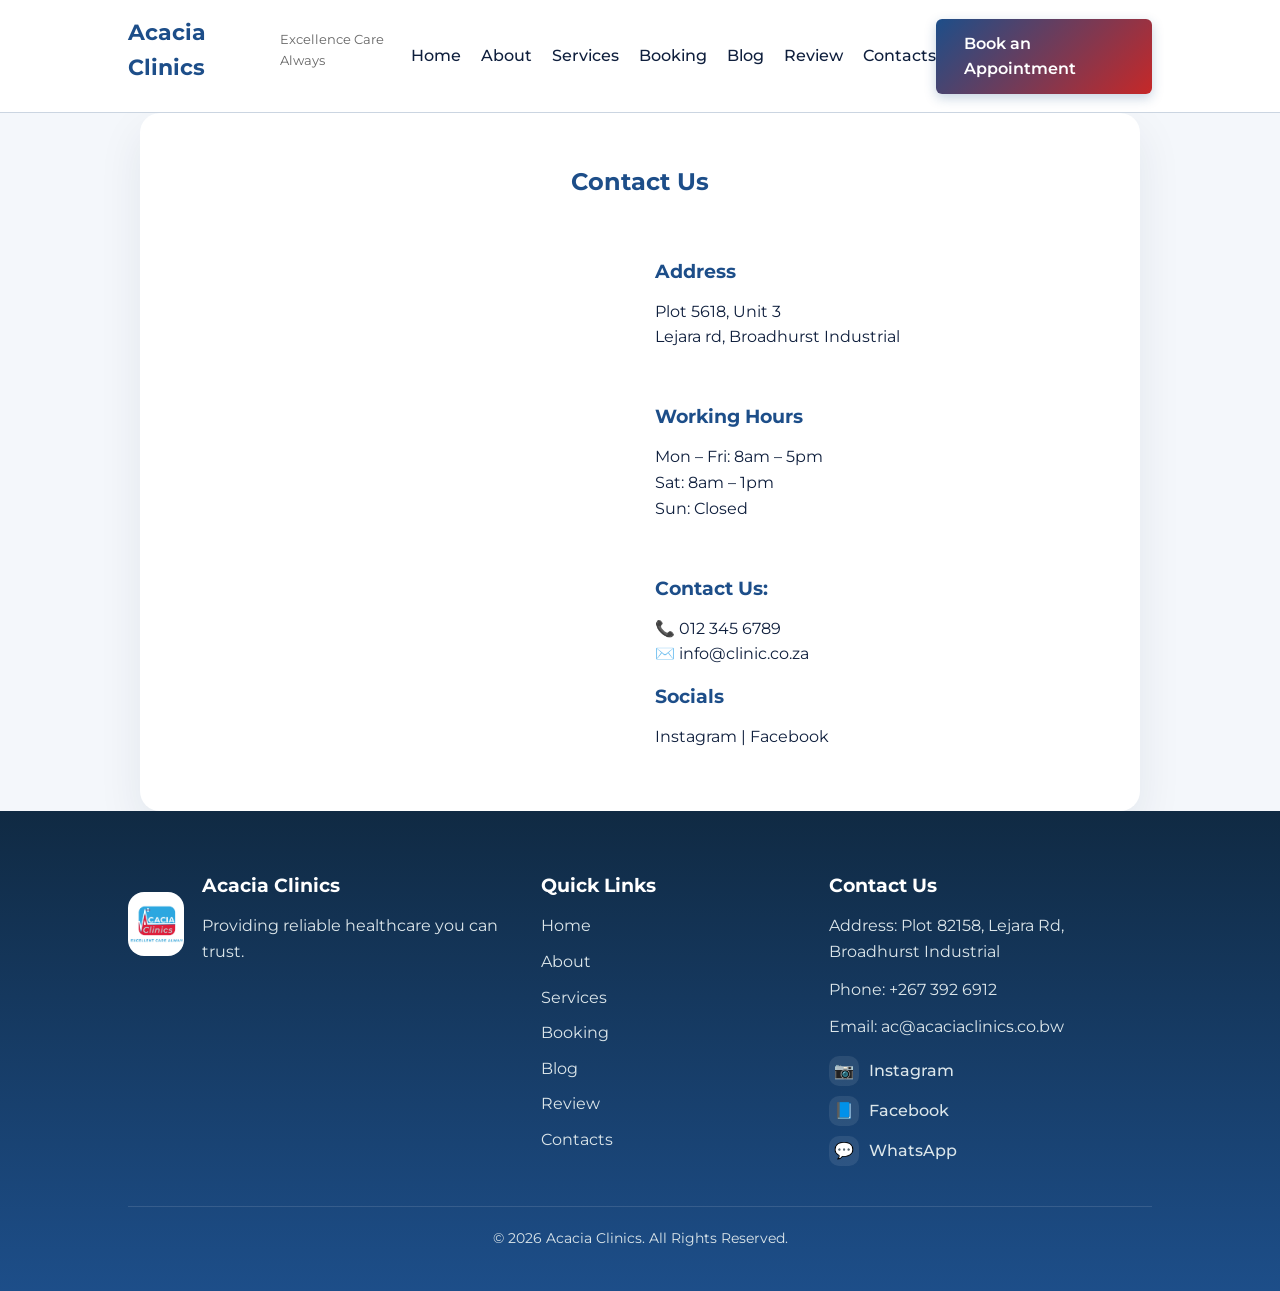
<file: contacts.html>
<!DOCTYPE html>
<html lang="en">
<head>
<meta charset="UTF-8">
<meta name="viewport" content="width=device-width, initial-scale=1.0" />
<title>Contact Us</title>

 <link rel="stylesheet" href="contacts.css">
 <link rel="stylesheet" href="style.css">
</head>


<body>

    <!-- Header -->
<header>
<div class="header-container">
<div class="logo">
<h1>Acacia Clinics</h1>
<p>Excellence Care Always</p>
</div>

    <!-- Navigation -->
<nav id="nav-menu">
<ul>
<li><a href="index.html">Home</a></li>
<li><a href="about.html">About</a></li>
<li><a href="services.html">Services</a></li>
<li><a href="bookings.html">Booking</a></li>
<li><a href="blog.html">Blog</a></li>
<li><a href="review.html">Review</a></li>
<li><a href="contacts.html">Contacts</a></li>
</ul>
</nav>
    <!-- Nav End -->

<a href="bookings.html" class="bookings-btn">Book an Appointment</a>
</div>
</header>
    <!-- Header End -->



    <!-- Contacts -->
<section class="contact-section">
<h2>Contact Us</h2>
<div class="contact-container">
<!-- Map -->
<div class="map">
<iframe src="https://www.google.com/maps/embed?pb=!1m18!1m12!1m3!1d1949.9820035933028!2d25.916387483394434!3d-24.6293206213801!2m3!1f0!2f0!3f0!3m2!1i1024!2i768!4f13.1!3m3!1m2!1s0x1ebb5b0103675a11%3A0xf465fef1bb8c39ba!2sAcacia%20Medicare%20Clinic!5e0!3m2!1sen!2sbw!4v1776524997285!5m2!1sen!2sbw" width="600" height="450" style="border:0;" allowfullscreen="" loading="lazy" referrerpolicy="no-referrer-when-downgrade"></iframe>
</div>
<!-- Info -->
<div class="contact-info">
<h3>Address</h3>
<p>Plot 5618, Unit 3<br>Lejara rd, Broadhurst Industrial</p><br>
<h3>Working Hours</h3>
<p>
       Mon – Fri: 8am – 5pm<br>
       Sat: 8am – 1pm<br>
       Sun: Closed
</p><br>
<h3>Contact Us:</h3>
<p>
       📞 012 345 6789<br>
       ✉️ info@clinic.co.za
</p>
<h3>Socials</h3>
<p>Instagram | Facebook</p>
</div>
</div>
</section>



<!-- Footer -->
     <footer id="contact">
    <div class="footer-container">
        <div class="footer-column footer-brand">
            <div class="footer-logo">
                <img src="images/acaciaclinicslogo.jpg" alt="Acacia Clinics Logo">
            </div>
            <div class="footer-brand-text">
                <h3>Acacia Clinics</h3>
                <p>Providing reliable healthcare you can trust.</p>
            </div>
        </div>
        <div class="footer-column">
            <h3>Quick Links</h3>
            <ul>
                <li><a href="index.html">Home</a></li>
                <li><a href="about.html">About</a></li>
                <li><a href="services.html">Services</a></li>
                <li><a href="bookings.html">Booking</a></li>
                <li><a href="blog.html">Blog</a></li>
                <li><a href="review.html">Review</a></li>
                <li><a href="contacts.html">Contacts</a></li>
            </ul>
        </div>
        <div class="footer-column">
            <h3>Contact Us</h3>
            <p>Address: Plot 82158, Lejara Rd, Broadhurst Industrial</p>
            <p>Phone: +267 392 6912</p>
            <p>Email: ac@acaciaclinics.co.bw</p>
            <div class="social-links">
                <a href="https://instagram.com" target="_blank" rel="noreferrer"><span class="social-icon">📷</span>Instagram</a>
                <a href="https://facebook.com" target="_blank" rel="noreferrer"><span class="social-icon">📘</span>Facebook</a>
                <a href="https://wa.me/2673926912" target="_blank" rel="noreferrer"><span class="social-icon">💬</span>WhatsApp</a>
            </div>
        </div>
    </div>
    <div class="footer-bottom">
        <p>© 2026 Acacia Clinics. All Rights Reserved.</p>
    </div>
</footer>


</body>
</html>
</file>
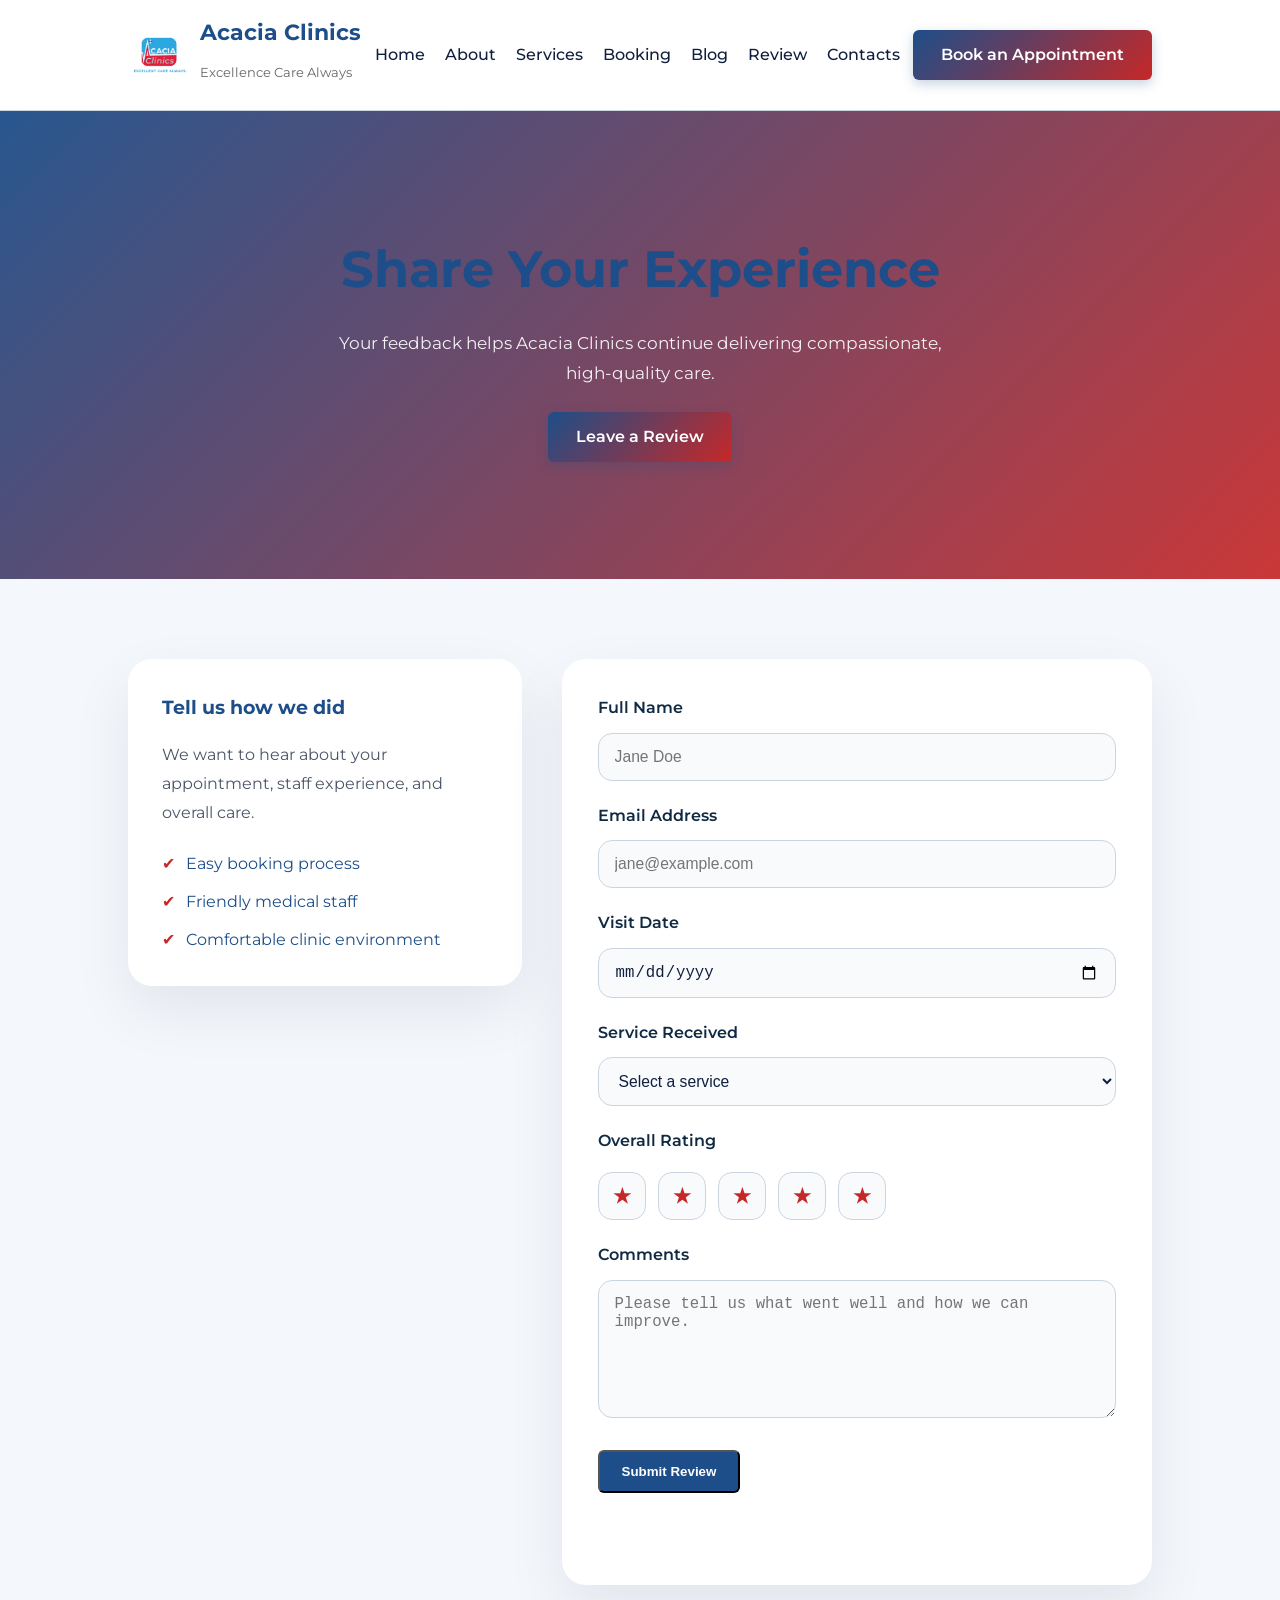
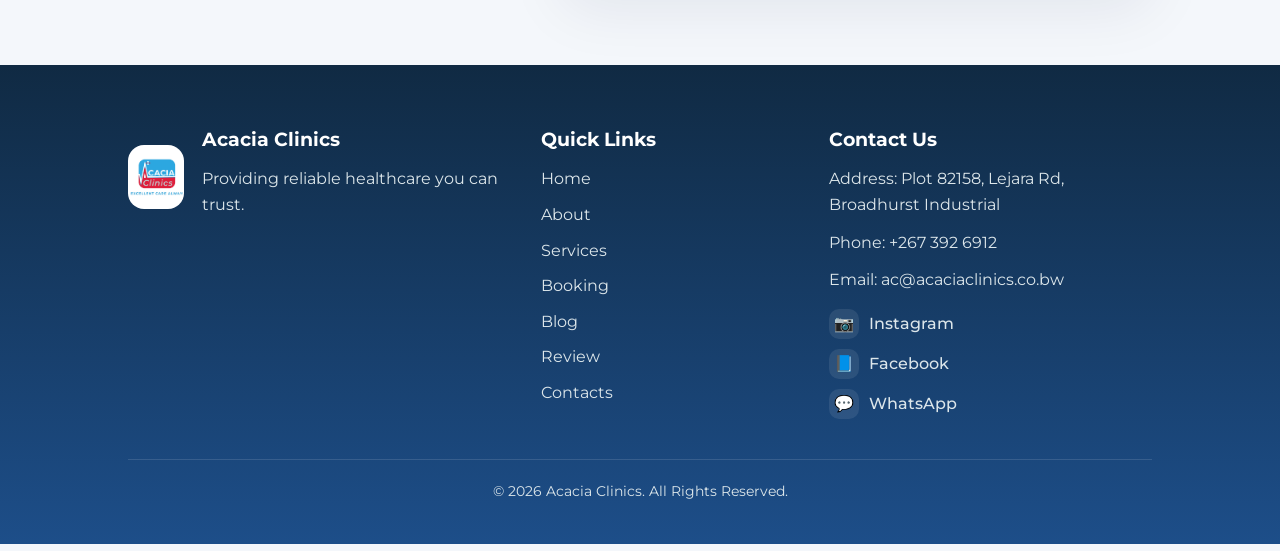
<file: review.html>
<!DOCTYPE html>
<html lang="en">
<head>
    <meta charset="UTF-8">
    <meta name="viewport" content="width=device-width, initial-scale=1.0">
    <title>Acacia Clinics Reviews</title>
    <link rel="stylesheet" href="style.css">
    
    <style>
      .review-hero {
  min-height: 52vh;
  background: linear-gradient(135deg, rgba(29,78,137,0.95), rgba(198,40,40,0.92));
  display: flex;
  align-items: center;
  justify-content: center;
  text-align: center;
  color: #ffffff;
  padding: 80px 10%;
}

.review-hero .hero-content {
  max-width: 640px;
}

.review-hero h2 {
  font-size: 3.2rem;
  margin-bottom: 18px;
}

.review-hero p {
  font-size: 1.05rem;
  color: rgba(255,255,255,0.92);
  line-height: 1.8;
  margin-bottom: 24px;
}

.review-form-section {
  background-color: #f4f7fb;
  padding: 80px 10%;
}

.review-panel {
  max-width: 1180px;
  margin: 0 auto;
  display: grid;
  grid-template-columns: minmax(260px, 1fr) 1.5fr;
  gap: 40px;
  align-items: start;
}

.review-summary {
  background: #ffffff;
  border-radius: 24px;
  padding: 34px;
  box-shadow: 0 24px 60px rgba(15, 31, 61, 0.08);
}

.review-summary h3 {
  margin-bottom: 18px;
}

.review-summary p {
  color: #4a5568;
  line-height: 1.8;
}

.review-summary ul {
  list-style: none;
  padding: 0;
  margin: 24px 0 0;
  display: grid;
  gap: 12px;
}

.review-summary li {
  position: relative;
  padding-left: 24px;
  color: #1d4e89;
}

.review-summary li::before {
  content: "✔";
  position: absolute;
  left: 0;
  top: 0;
  color: #c62828;
}

.review-form {
  background: #ffffff;
  border-radius: 24px;
  padding: 36px;
  box-shadow: 0 24px 60px rgba(15, 31, 61, 0.08);
}

.field-row {
  display: grid;
  gap: 12px;
  margin-bottom: 22px;
}

.field-row label {
  font-weight: 600;
  color: #102a43;
}

.field-row input,
.field-row select,
.field-row textarea {
  width: 100%;
  border: 1px solid #cbd5e1;
  border-radius: 14px;
  padding: 14px 16px;
  font-size: 0.98rem;
  color: #0f1f3d;
  background: #f8fafc;
}

.field-row input:focus,
.field-row select:focus,
.field-row textarea:focus {
  outline: none;
  border-color: #1d4e89;
  box-shadow: 0 0 0 3px rgba(29,78,137,0.12);
}

.rating-row {
  gap: 18px;
}

.rating-stars {
  display: flex;
  gap: 12px;
}

.rating-stars label {
  display: inline-flex;
  align-items: center;
  justify-content: center;
  width: 48px;
  height: 48px;
  border-radius: 14px;
  border: 1px solid #cbd5e1;
  background: #f8fafc;
  cursor: pointer;
  transition: all 0.25s ease;
}

.rating-stars input {
  display: none;
}

.rating-stars span {
  color: #c62828;
  font-size: 1.25rem;
}

.rating-stars input:checked + span,
.rating-stars label:hover span {
  color: #1d4e89;
}

.review-form button {
  margin-top: 10px;
}

.form-message {
  opacity: 0;
  max-height: 0;
  overflow: hidden;
  pointer-events: none;
  margin-top: 18px;
  background: rgba(29, 78, 137, 0.08);
  border: 1px solid rgba(29, 78, 137, 0.2);
  color: #102a43;
  border-radius: 16px;
  padding: 18px 20px;
  transition: opacity 0.3s ease, max-height 0.4s ease, transform 0.3s ease;
  transform: translateY(-10px);
}

.form-message.visible {
  opacity: 1;
  max-height: 160px;
  pointer-events: auto;
  transform: translateY(0);
}

@media (max-width: 980px) {
  .review-panel {
    grid-template-columns: 1fr;
  }
}

@media (max-width: 700px) {
  .review-hero {
    padding: 60px 6%;
  }

  .review-hero h2 {
    font-size: 2.4rem;
  }

  .review-form-section {
    padding: 60px 6%;
  }
}

@media (max-width: 480px) {
  .review-hero {
    padding: 40px 4%;
  }
  .review-form-section {
    padding: 28px 4%;
  }
  .review-panel {
    gap: 18px;
  }
  .rating-stars label {
    width: 44px;
    height: 44px;
  }
}

    </style>
</head>
<body>

<header>
  <div class="header-container">
    <div class="logo">
      <div class="logo-image">
        <img src="images/acaciaclinicslogo.jpg" alt="Acacia Clinics logo">
      </div>
      <div class="logo-text">
        <h1>Acacia Clinics</h1>
        <p>Excellence Care Always</p>
      </div>
    </div>

    <!-- Hamburger button -->
    <div id="menu-toggle" class="menu-toggle">☰</div>

    <nav id="nav-menu">
      <ul>
        <li><a href="index.html">Home</a></li>
        <li><a href="about.html">About</a></li>
        <li><a href="services.html">Services</a></li>
        <li><a href="bookings.html">Booking</a></li>
        <li><a href="blog.html">Blog</a></li>
        <li><a href="review.html">Review</a></li>
        <li><a href="contacts.html">Contacts</a></li>
      </ul>
    </nav>
    <a href="bookings.html" class="bookings-btn">Book an Appointment</a>
  </div>
</header>

<section class="review-hero">
  <div class="hero-content">
    <h2>Share Your Experience</h2>
    <p>Your feedback helps Acacia Clinics continue delivering compassionate, high-quality care.</p>
    <a href="#review-form" class="bookings-btn">Leave a Review</a>
  </div>
</section>

<section class="review-form-section" id="review-form">
  <div class="review-panel">
    <div class="review-summary">
      <h3>Tell us how we did</h3>
      <p>We want to hear about your appointment, staff experience, and overall care.</p>
      <ul>
        <li>Easy booking process</li>
        <li>Friendly medical staff</li>
        <li>Comfortable clinic environment</li>
      </ul>
    </div>

    <form class="review-form">
      <div class="field-row">
        <label for="name">Full Name</label>
        <input id="name" name="name" type="text" placeholder="Jane Doe" required>
      </div>

      <div class="field-row">
        <label for="email">Email Address</label>
        <input id="email" name="email" type="email" placeholder="jane@example.com" required>
      </div>

      <div class="field-row">
        <label for="visit-date">Visit Date</label>
        <input id="visit-date" name="visit-date" type="date" required>
      </div>

      <div class="field-row">
        <label for="service">Service Received</label>
        <select id="service" name="service" required>
          <option value="">Select a service</option>
          <option>General Consultation</option>
          <option>Dental Care</option>
          <option>Laboratory Testing</option>
          <option>Physiotherapy</option>
          <option>Vaccination</option>
          <option>Other</option>
        </select>
      </div>

      <div class="field-row rating-row">
        <label>Overall Rating</label>
        <div class="rating-stars">
          <label><input type="radio" name="rating" value="1" required><span>★</span></label>
          <label><input type="radio" name="rating" value="2"><span>★</span></label>
          <label><input type="radio" name="rating" value="3"><span>★</span></label>
          <label><input type="radio" name="rating" value="4"><span>★</span></label>
          <label><input type="radio" name="rating" value="5"><span>★</span></label>
        </div>
      </div>

      <div class="field-row">
        <label for="comments">Comments</label>
        <textarea id="comments" name="comments" rows="6" placeholder="Please tell us what went well and how we can improve."></textarea>
      </div>

      <button type="submit" class="btn">Submit Review</button>
      <div class="form-message" id="review-message" role="status" aria-live="polite">
        Thank you! Your review has been received and will help us improve care at Acacia Clinics.
      </div>
    </form>
  </div>
</section>

<footer id="contact">
  <div class="footer-container">
    <div class="footer-column footer-brand">
      <div class="footer-logo">
        <img src="images/acaciaclinicslogo.jpg" alt="Acacia Clinics Logo">
      </div>
      <div class="footer-brand-text">
        <h3>Acacia Clinics</h3>
        <p>Providing reliable healthcare you can trust.</p>
      </div>
    </div>
    <div class="footer-column">
      <h3>Quick Links</h3>
      <ul>
        <li><a href="index.html">Home</a></li>
        <li><a href="about.html">About</a></li>
        <li><a href="services.html">Services</a></li>
        <li><a href="bookings.html">Booking</a></li>
        <li><a href="blog.html">Blog</a></li>
        <li><a href="review.html">Review</a></li>
        <li><a href="contacts.html">Contacts</a></li>
      </ul>
    </div>
    <div class="footer-column">
      <h3>Contact Us</h3>
      <p>Address: Plot 82158, Lejara Rd, Broadhurst Industrial</p>
      <p>Phone: +267 392 6912</p>
      <p>Email: ac@acaciaclinics.co.bw</p>
      <div class="social-links">
        <a href="https://instagram.com" target="_blank" rel="noreferrer"><span class="social-icon">📷</span>Instagram</a>
        <a href="https://facebook.com" target="_blank" rel="noreferrer"><span class="social-icon">📘</span>Facebook</a>
        <a href="https://wa.me/2673926912" target="_blank" rel="noreferrer"><span class="social-icon">💬</span>WhatsApp</a>
      </div>
    </div>
  </div>
  <div class="footer-bottom">
    <p>© 2026 Acacia Clinics. All Rights Reserved.</p>
  </div>
</footer>

<script>
  const reviewForm = document.querySelector('.review-form');
  const reviewMessage = document.getElementById('review-message');

  if (reviewForm) {
    reviewForm.addEventListener('submit', (event) => {
      event.preventDefault();
      reviewMessage.classList.add('visible');
      reviewForm.reset();
      reviewMessage.scrollIntoView({ behavior: 'smooth', block: 'center' });
    });
  }
</script>
</body>
<script src="script.js"></script>
</html>
</file>
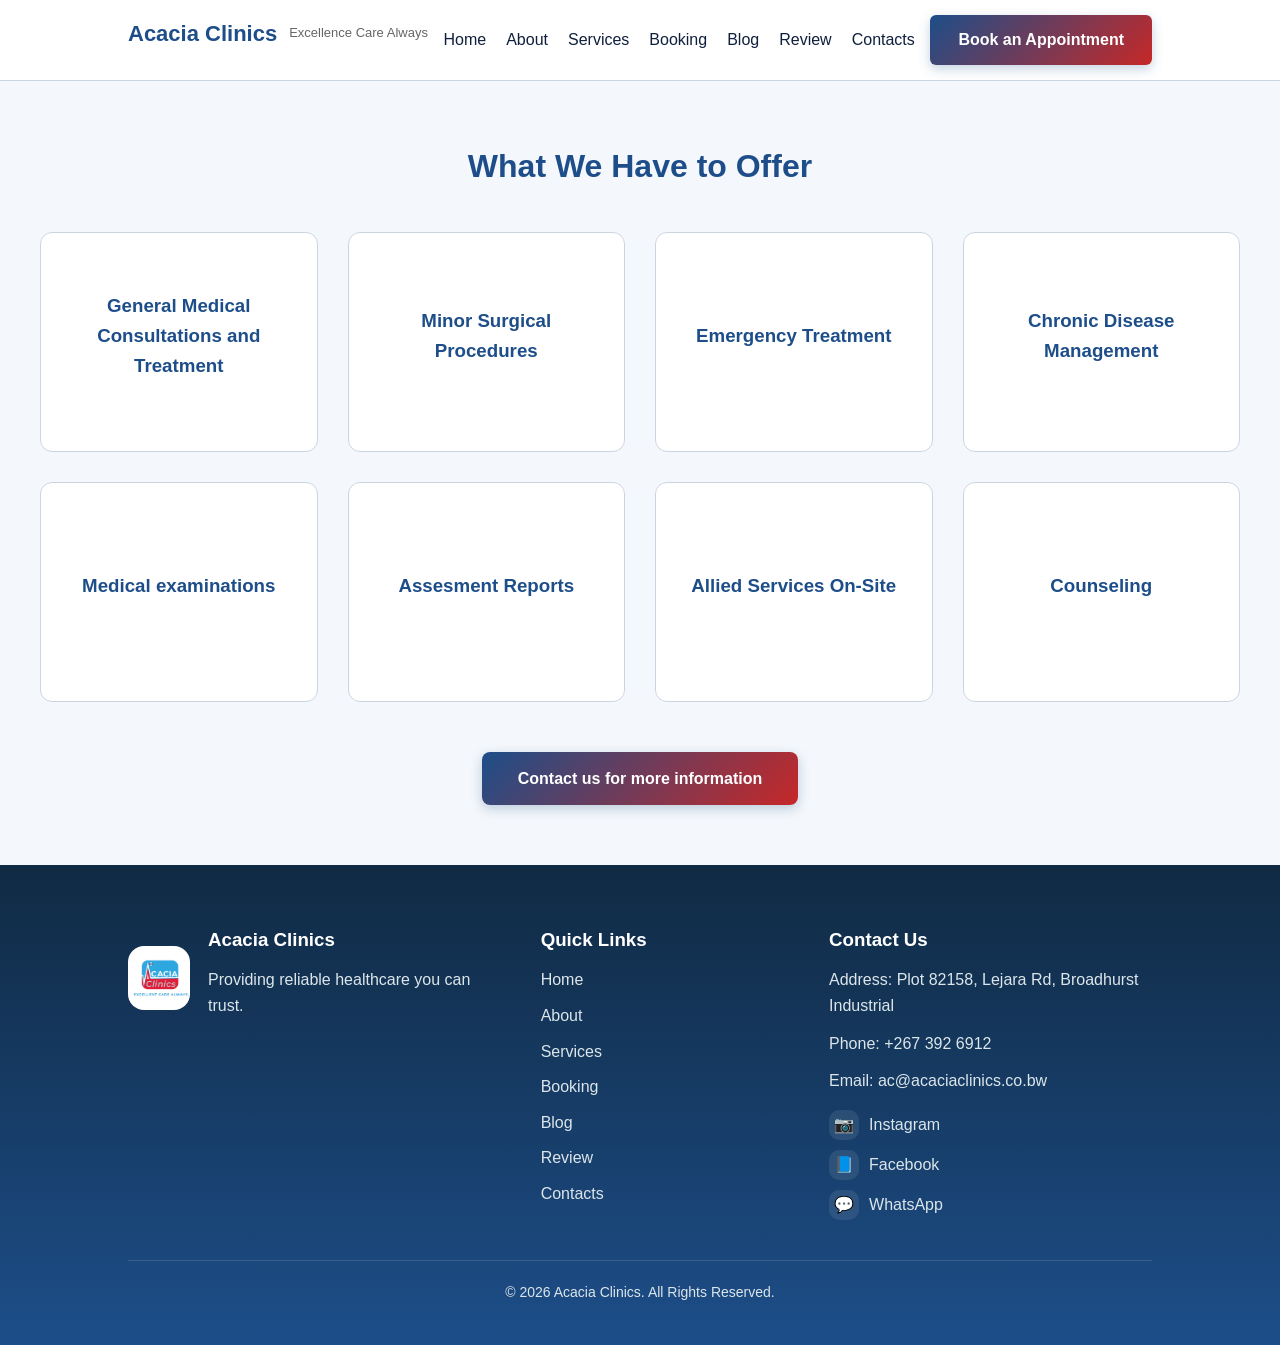
<file: services.html>
<!DOCTYPE html>
<html lang="en">
<head>
<meta charset="UTF-8" />
<meta name="viewport" content="width=device-width, initial-scale=1.0" />
<title>Our Services</title>

 <link rel="stylesheet" href="style.css">
 <style>
    
/* SERVICES CSS */
* {
 box-sizing: border-box;
 font-family: Arial, sans-serif;
}
body {
 background: #f4f7fb;
 margin: 0;
 padding: 0;
}


/* SECTION */
.services-section {
 padding: 60px 40px;
 text-align: center;
}
.services-section h2 {
 margin-bottom: 40px;
 font-size: 32px;
}


/* GRID */
.services-grid {
 display: grid;
 grid-template-columns: repeat(4, 1fr);
 gap: 30px;
}


/* CARD CONTAINER */
.service-card {
 perspective: 1000px;
 opacity: 0;
 transform: translateY(40px);
 animation: floatIn 0.8s ease forwards;
}


/* DELAY ANIMATION FOR EACH CARD */
.service-card:nth-child(1) { animation-delay: 0.1s; }
.service-card:nth-child(2) { animation-delay: 0.2s; }
.service-card:nth-child(3) { animation-delay: 0.3s; }
.service-card:nth-child(4) { animation-delay: 0.4s; }


/* CARD INNER */
.card-inner {
 position: relative;
 width: 100%;
 height: 220px;
 transition: transform 0.7s ease;
 transform-style: preserve-3d;
}


/* FLIP HOVER */
.service-card:hover .card-inner {
 transform: rotateY(180deg);
}


/* CARD FACES */
.card-front,
.card-back {
 position: absolute;
 width: 100%;
 height: 100%;
 border-radius: 12px;
 backface-visibility: hidden;
 display: flex;
 align-items: center;
 justify-content: center;
 padding: 20px;
}


/* FRONT */
.card-front {
 background: #ffffff;
 border: 1px solid #cbd5e1;
}


/* BACK */
.card-back {
 background: #9c1920;
 color: #ffffff;
 transform: rotateY(180deg);
}


/* CONTACT TEXT */
.contact-text {
 margin-top: 50px;
 font-weight: bold;
}

/* CONTACT BUTTON */
.contacts-btn {
 display: inline-block;
 margin-top: 50px;
 padding: 14px 36px;
 background: linear-gradient(135deg, #1d4e89 0%, #c62828 100%);
 color: #fff;
 border-radius: 8px;
 font-weight: 600;
 text-decoration: none;
 box-shadow: 0 4px 12px rgba(29, 78, 137, 0.25);
 transition: all 0.3s ease;
 border: none;
 cursor: pointer;
}
.contacts-btn:hover {
 transform: translateY(-2px);
 box-shadow: 0 6px 16px rgba(29, 78, 137, 0.35);
}
.contacts-btn:active {
 transform: translateY(0);
 box-shadow: 0 2px 8px rgba(29, 78, 137, 0.2);
}



/* Animation */
@keyframes floatIn {
 to {
   opacity: 1;
   transform: translateY(0);
 }
}

/* Responsive */
@media (max-width: 1024px) {
 .services-grid {
   grid-template-columns: repeat(2, 1fr);
 }
}
@media (max-width: 600px) {
 .services-grid {
   grid-template-columns: 1fr;
 }
}
 </style>
</head>


<body>

     <!-- Header -->
<header>
<div class="header-container">
<div class="logo">
<h1>Acacia Clinics</h1>
<p>Excellence Care Always</p>
</div>

<!-- Hamburger button -->
    <div id="menu-toggle" class="menu-toggle">☰</div>

    <!-- Navigation -->
<nav id="nav-menu">
<ul>
<li><a href="index.html">Home</a></li>
<li><a href="about.html">About</a></li>
<li><a href="services.html">Services</a></li>
<li><a href="bookings.html">Booking</a></li>
<li><a href="blog.html">Blog</a></li>
<li><a href="review.html">Review</a></li>
<li><a href="contacts.html">Contacts</a></li>
</ul>
</nav>
    <!-- Nav End -->

<a href="bookings.html" class="bookings-btn">Book an Appointment</a>
</div>
</header>
    <!-- Header End -->



<section class="services-section">
<h2>What We Have to Offer</h2>
<div class="services-grid">

<!-- Card 1 -->
<div class="service-card">
<div class="card-inner">
<div class="card-front">
<h3>General Medical Consultations and Treatment</h3>
</div>
<div class="card-back">
<p>Encompass a broad range of activities, including routine health maintenance, disease prevention, qand evaluation of acute and chronic conditions.</p>
</div>
</div>
</div>

<!-- Card 2 -->
<div class="service-card">
<div class="card-inner">
<div class="card-front">
<h3>Minor Surgical Procedures</h3>
</div>
<div class="card-back">
<p>Quick and minimally invasive surgical procedures, crucial for diagnosing and treating various health conditions.</p>
</div>
</div>
</div>

<!-- Card 3 -->
<div class="service-card">
<div class="card-inner">
<div class="card-front">
<h3>Emergency Treatment</h3>
</div>
<div class="card-back">
<p>Immediate medical care provided to individuals experiencing acute illness or injury, requiring urgent care.</p>
</div>
</div>
</div>

<!-- Card 4 -->
<div class="service-card">
<div class="card-inner">
<div class="card-front">
<h3>Chronic Disease Management</h3>
</div>
<div class="card-back">
<p>Systematic healthcare approach, designed for individuals with long term conditions such as diadetes, heart disease, asthma, or hypertention.</p>
</div>
</div>
</div>

<!-- Card 5 -->
<div class="service-card">
<div class="card-inner">
<div class="card-front">
<h3>Medical examinations</h3>
</div>
<div class="card-back">
<p>Annual, Food Handlers, Pre-employment & Exit, Immigration & Transport.</p>
</div>
</div>
</div>

<!-- Card 6 -->
<div class="service-card">
<div class="card-inner">
<div class="card-front">
<h3>Assesment Reports</h3>
</div>
<div class="card-back">
<p>
    
        Incident reports for injury on duty<br>
        Fitness Certificates<br>
        Periodic health stats and medical trend analysis<br>
        Workmen's compensation forms<br>
</p>
</div>
</div>
</div>

<!-- Card 7 -->
<div class="service-card">
<div class="card-inner">
<div class="card-front">
<h3>Allied Services On-Site</h3>
</div>
<div class="card-back">
<p>
    Pharmacy<br>
    Medical Laboratory Services<br>
    Audiology<br>
    Wellness day packages<br>
</p>
</div>
</div>
</div>

<!-- Card 8 -->
<div class="service-card">
<div class="card-inner">
<div class="card-front">
<h3>Counseling</h3>
</div>
<div class="card-back">
<p>A proffesional relationship that empowers patients to achieve mental health, wellness, career goals by providing a safe, confidential, and non-judgmental environment to discuss thoughts, feelings and behaiviors</p>
</div>
</div>
</div>

</div>
<a href="contacts.html" class="contacts-btn">Contact us for more information</a>
</section>

<!-- Footer -->
     <footer id="contact">
    <div class="footer-container">
        <div class="footer-column footer-brand">
            <div class="footer-logo">
                <img src="images/acaciaclinicslogo.jpg" alt="Acacia Clinics Logo">
            </div>
            <div class="footer-brand-text">
                <h3>Acacia Clinics</h3>
                <p>Providing reliable healthcare you can trust.</p>
            </div>
        </div>
        <div class="footer-column">
            <h3>Quick Links</h3>
            <ul>
                <li><a href="index.html">Home</a></li>
                <li><a href="about.html">About</a></li>
                <li><a href="services.html">Services</a></li>
                <li><a href="bookings.html">Booking</a></li>
                <li><a href="blog.html">Blog</a></li>
                <li><a href="review.html">Review</a></li>
                <li><a href="contacts.html">Contacts</a></li>
            </ul>
        </div>
        <div class="footer-column">
            <h3>Contact Us</h3>
            <p>Address: Plot 82158, Lejara Rd, Broadhurst Industrial</p>
            <p>Phone: +267 392 6912</p>
            <p>Email: ac@acaciaclinics.co.bw</p>
            <div class="social-links">
                <a href="https://instagram.com" target="_blank" rel="noreferrer"><span class="social-icon">📷</span>Instagram</a>
                <a href="https://facebook.com" target="_blank" rel="noreferrer"><span class="social-icon">📘</span>Facebook</a>
                <a href="https://wa.me/2673926912" target="_blank" rel="noreferrer"><span class="social-icon">💬</span>WhatsApp</a>
            </div>
        </div>
    </div>
    <div class="footer-bottom">
        <p>© 2026 Acacia Clinics. All Rights Reserved.</p>
    </div>
</footer>

</body>
<script src="script.js"></script>
</html>
</file>
<file: style.css>
@import url('https://fonts.googleapis.com/css2?family=Montserrat:ital,wght@0,100..900;1,100..900&display=swap');

* {
   margin: 0;
   padding: 0;
   box-sizing: border-box;
}
body {
   font-family: 'Montserrat', sans-serif;
   line-height: 1.6;
   color: #0f1f3d;
   background-color: #f4f7fb;
}
h1, h2, h3 {
   color: #1d4e89;
   margin-bottom: 12px;
}
p {
   margin-bottom: 12px;
}
a {
   text-decoration: none;
   color: inherit;
}
section {
   padding: 80px 10%;
}
button, .btn {
   padding: 12px 22px;
   background-color: #1d4e89;
   color: #fff;
   border-radius: 6px;
   font-weight: 600;
   display: inline-block;
}
button:hover, .btn:hover {
   background-color: #102a43;
}


/* HEADER */
header {
   background-color: #ffffff;
   border-bottom: 1px solid #cbd5e1;
   position: sticky;
   top: 0;
   z-index: 1000;
}
.header-container {
   display: flex;
   align-items: center;
   justify-content: space-between;
   padding: 15px 10%;
}
.logo {
   display: flex;
   align-items: center;
   gap: 12px;
}
.logo-image {
   width: 60px;
   height: 60px;
   overflow: hidden;
   border-radius: 12px;
   flex-shrink: 0;
}
.logo-image img {
   width: 100%;
   height: 100%;
   object-fit: cover;
   display: block;
}
.logo h1 {
   font-size: 22px;
}
.logo p {
   font-size: 13px;
   color: #666;
}
nav ul {
   list-style: none;
   display: flex;
   gap: 20px;
}
nav a {
   font-weight: 500;
}

/* Hide hamburger by default (desktop) */
.menu-toggle {
 display: none;
}
/* MOBILE ONLY */
@media (max-width: 768px) {
 /* Show hamburger */
 .menu-toggle {
   display: block;
   font-size: 26px;
   cursor: pointer;
 }
 #nav-menu {
   display: none !important;
   width: 100%;
 }
 /* Show when clicked */
 #nav-menu.active {
   display: block !important;
 }
 /* Stack links vertically */
 #nav-menu ul {
   flex-direction: column;
   align-items: center;
 }
}



 


/* BOOKINGS BUTTON */
.bookings-btn {
   background: linear-gradient(135deg, #1d4e89 0%, #c62828 100%);
   color: #fff;
   padding: 12px 28px;
   border-radius: 6px;
   font-weight: 600;
   display: inline-block;
   box-shadow: 0 4px 12px rgba(29, 78, 137, 0.25);
   transition: all 0.3s ease;
   border: none;
   cursor: pointer;
}
.bookings-btn:hover {
   transform: translateY(-2px);
   box-shadow: 0 6px 16px rgba(11, 60, 73, 0.35);
}
.bookings-btn:active {
   animation: clickPulse 0.4s ease;
   transform: translateY(0);
   box-shadow: 0 2px 8px rgba(11, 60, 73, 0.2);
}

@keyframes clickPulse {
   0% {
       transform: scale(1);
   }
   50% {
       transform: scale(0.98);
   }
   100% {
       transform: scale(1);
   }
}



/* FOOTER */
footer {
   background: linear-gradient(180deg, #102a43 0%, #1d4e89 100%);
   color: #dce6ea;
   padding: 60px 10% 30px;
}
.footer-container {
   display: grid;
   grid-template-columns: 1.5fr 1fr 1.3fr;
   gap: 40px;
   align-items: start;
}
.footer-brand {
   display: flex;
   align-items: center;
   gap: 18px;
}
.footer-logo {
   width: 64px;
   height: 64px;
   border-radius: 16px;
   overflow: hidden;
   border: 1px solid rgba(255,255,255,0.12);
   background: #ffffff;
   display: flex;
   align-items: center;
   justify-content: center;
}
.footer-logo img {
   width: 100%;
   height: 100%;
   object-fit: cover;
}
.footer-brand-text h3,
footer h3 {
   color: #ffffff;
   margin-bottom: 12px;
}
.footer-brand-text p,
.footer-column p,
.footer-column a {
   color: #dce6ea;
}
.footer-column ul {
   list-style: none;
   padding: 0;
   margin: 0;
}
.footer-column li {
   margin-bottom: 10px;
}
.footer-column a {
   color: #dce6ea;
   transition: color 0.25s ease;
}
.footer-column a:hover {
   color: #ffffff;
}
.social-links {
   display: flex;
   flex-direction: column;
   gap: 10px;
   margin-top: 16px;
}
.social-links a {
   display: inline-flex;
   align-items: center;
   gap: 10px;
   color: #dce6ea;
   font-weight: 500;
}
.social-links a:hover {
   color: #ffffff;
}
.social-icon {
   width: 30px;
   height: 30px;
   display: inline-flex;
   align-items: center;
   justify-content: center;
   border-radius: 10px;
   background: rgba(255,255,255,0.09);
}
.footer-bottom {
   text-align: center;
   margin-top: 40px;
   border-top: 1px solid rgba(255,255,255,0.12);
   padding-top: 20px;
   font-size: 14px;
}


/* RESPONSIVE */
/* RESPONSIVE */

/* Small tablets and below */
@media (max-width: 900px) {
   .header-container {
      flex-direction: column;
      gap: 12px;
      align-items: stretch;
      padding: 12px 6%;
   }

   .logo-image {
      width: 52px;
      height: 52px;
   }

   nav ul {
      flex-wrap: wrap;
      justify-content: center;
      gap: 12px;
   }

   .bookings-btn {
      width: 100%;
      text-align: center;
      padding: 10px 16px;
   }

   section {
      padding: 60px 6%;
   }

   footer {
      padding: 40px 6% 24px;
   }

   .footer-container {
      grid-template-columns: 1fr 1fr;
      gap: 24px;
   }
}

/* Phones */
@media (max-width: 480px) {
   body {
      font-size: 15px;
   }

   .header-container {
      padding: 10px 4%;
   }

   .logo-image {
      width: 44px;
      height: 44px;
   }

   .logo h1 {
      font-size: 18px;
   }

   nav ul {
      display: flex;
      flex-direction: column;
      gap: 8px;
      align-items: center;
   }

   nav a {
      padding: 10px 12px;
      display: block;
   }

   .bookings-btn {
      max-width: 320px;
      margin: 8px auto 0;
      padding: 10px 14px;
   }

   section {
      padding: 36px 4%;
   }

   .footer-container {
      grid-template-columns: 1fr;
      gap: 18px;
   }

   .footer-logo {
      width: 48px;
      height: 48px;
   }
}

/* Minor helpers for medium screens */
@media (max-width: 768px) {
   .about-container {
      flex-direction: column;
      text-align: center;
   }
   .hero h2 {
      font-size: 36px;
   }
}
</file>
<file: bookings.css>
/* Booking */
body {
 font-family: Arial, sans-serif;
 background: #f4f7fb;
 margin: 0;
 padding: 0;
}


.booking-section {
 max-width: 500px;
 margin: 60px auto;
 background: #fff;
 padding: 30px;
 border-radius: 10px;
}
.booking-section h2 {
 text-align: center;
 margin-bottom: 25px;
}


.booking-form label {
 display: block;
 margin-top: 15px;
 font-weight: bold;
}
.booking-form input,
.booking-form select {
 width: 100%;
 padding: 10px;
 margin-top: 5px;
}
fieldset {
 margin-top: 20px;
 border: none;
}


.payment-method label {
 margin-right: 0px;
}
#medicalAidSection {
 display: none;
 margin-top: 15px;
}


button {
 width: 100%;
 margin-top: 25px;
 padding: 12px;
 background: linear-gradient(135deg, #1d4e89 0%, #c62828 100%);
 color: white;
 border: none;
 border-radius: 6px;
 font-size: 16px;
 cursor: pointer;
 transition: all 0.3s ease;
}
button:hover {
 transform: translateY(-2px);
 box-shadow: 0 6px 16px rgba(29, 78, 137, 0.25);
}

/* SUCCESS MODAL */
.modal {
  display: none;
  position: fixed;
  z-index: 9999;
  left: 0;
  top: 0;
  width: 100%;
  height: 100%;
  background-color: rgba(0, 0, 0, 0.5);
  align-items: center;
  justify-content: center;
  animation: fadeIn 0.3s ease;
}

.modal-content {
  background: linear-gradient(135deg, #ffffff 0%, #f4f7fb 100%);
  padding: 50px 40px;
  border-radius: 16px;
  text-align: center;
  max-width: 400px;
  box-shadow: 0 20px 60px rgba(29, 78, 137, 0.2);
  animation: slideIn 0.4s cubic-bezier(0.34, 1.56, 0.64, 1);
}

.modal-icon {
  width: 80px;
  height: 80px;
  margin: 0 auto 20px;
  background: linear-gradient(135deg, #1d4e89 0%, #c62828 100%);
  color: #ffffff;
  border-radius: 50%;
  display: flex;
  align-items: center;
  justify-content: center;
  font-size: 48px;
  font-weight: bold;
}

.modal-content h2 {
  color: #1d4e89;
  font-size: 24px;
  margin: 0 0 12px 0;
}

.modal-content p {
  color: #0f1f3d;
  margin: 10px 0;
  font-size: 15px;
}

.modal-details {
  color: #666;
  font-size: 14px !important;
}

.modal-btn {
  margin-top: 30px;
  padding: 12px 32px;
  background: linear-gradient(135deg, #1d4e89 0%, #c62828 100%);
  color: white;
  border: none;
  border-radius: 8px;
  font-weight: 600;
  cursor: pointer;
  transition: all 0.3s ease;
  width: auto;
}

.modal-btn:hover {
  transform: translateY(-2px);
  box-shadow: 0 8px 20px rgba(29, 78, 137, 0.3);
}

@keyframes fadeIn {
  from {
    opacity: 0;
  }
  to {
    opacity: 1;
  }
}

@keyframes slideIn {
  from {
    opacity: 0;
    transform: scale(0.9) translateY(-20px);
  }
  to {
    opacity: 1;
    transform: scale(1) translateY(0);
  }
}

@media (max-width: 768px) {
  .booking-section {
    margin: 30px 16px;
    padding: 24px;
  }

  .modal-content {
    width: min(100%, 420px);
    padding: 30px 24px;
  }
}

@media (max-width: 480px) {
  .booking-section {
    margin: 20px 12px;
    padding: 18px;
  }

  button,
  .modal-btn {
    width: 100%;
  }

  .modal-content {
    width: calc(100% - 32px);
    max-width: 100%;
    padding: 24px 18px;
  }
}
</file>
<file: contacts.css>
/* CONTACTS CSS */
body {
 font-family: Arial, sans-serif;
 background: #f4f7fb;
 margin: 0;
}

.contact-section {
 padding: 50px;
 max-width: 1000px;
 margin: auto;
 background: #ffffff;
 border-radius: 20px;
 box-shadow: 0 18px 45px rgba(16, 42, 67, 0.08);
}

.contact-section h2 {
 text-align: center;
 margin-bottom: 40px;
 color: #1d4e89;
}

.contact-container {
 display: grid;
 grid-template-columns: 1fr 1fr;
 gap: 30px;
 align-items: start;
}

.map {
 border-radius: 10px;
 overflow: hidden;
}

.map iframe {
 width: 100%;
 height: 450px;
 border: 0;
 display: block;
}

.contact-info h3 {
 margin-top: 15px;
}

@media (max-width: 768px) {
 .contact-container {
   grid-template-columns: 1fr;
 }
}

@media (max-width: 480px) {
 .contact-section {
   padding: 20px;
 }
 .contact-container {
   gap: 18px;
 }
 .map iframe {
   width: 100%;
   height: 240px;
 }
 .contact-info {
   padding: 6px 0;
 }
}
</file>
